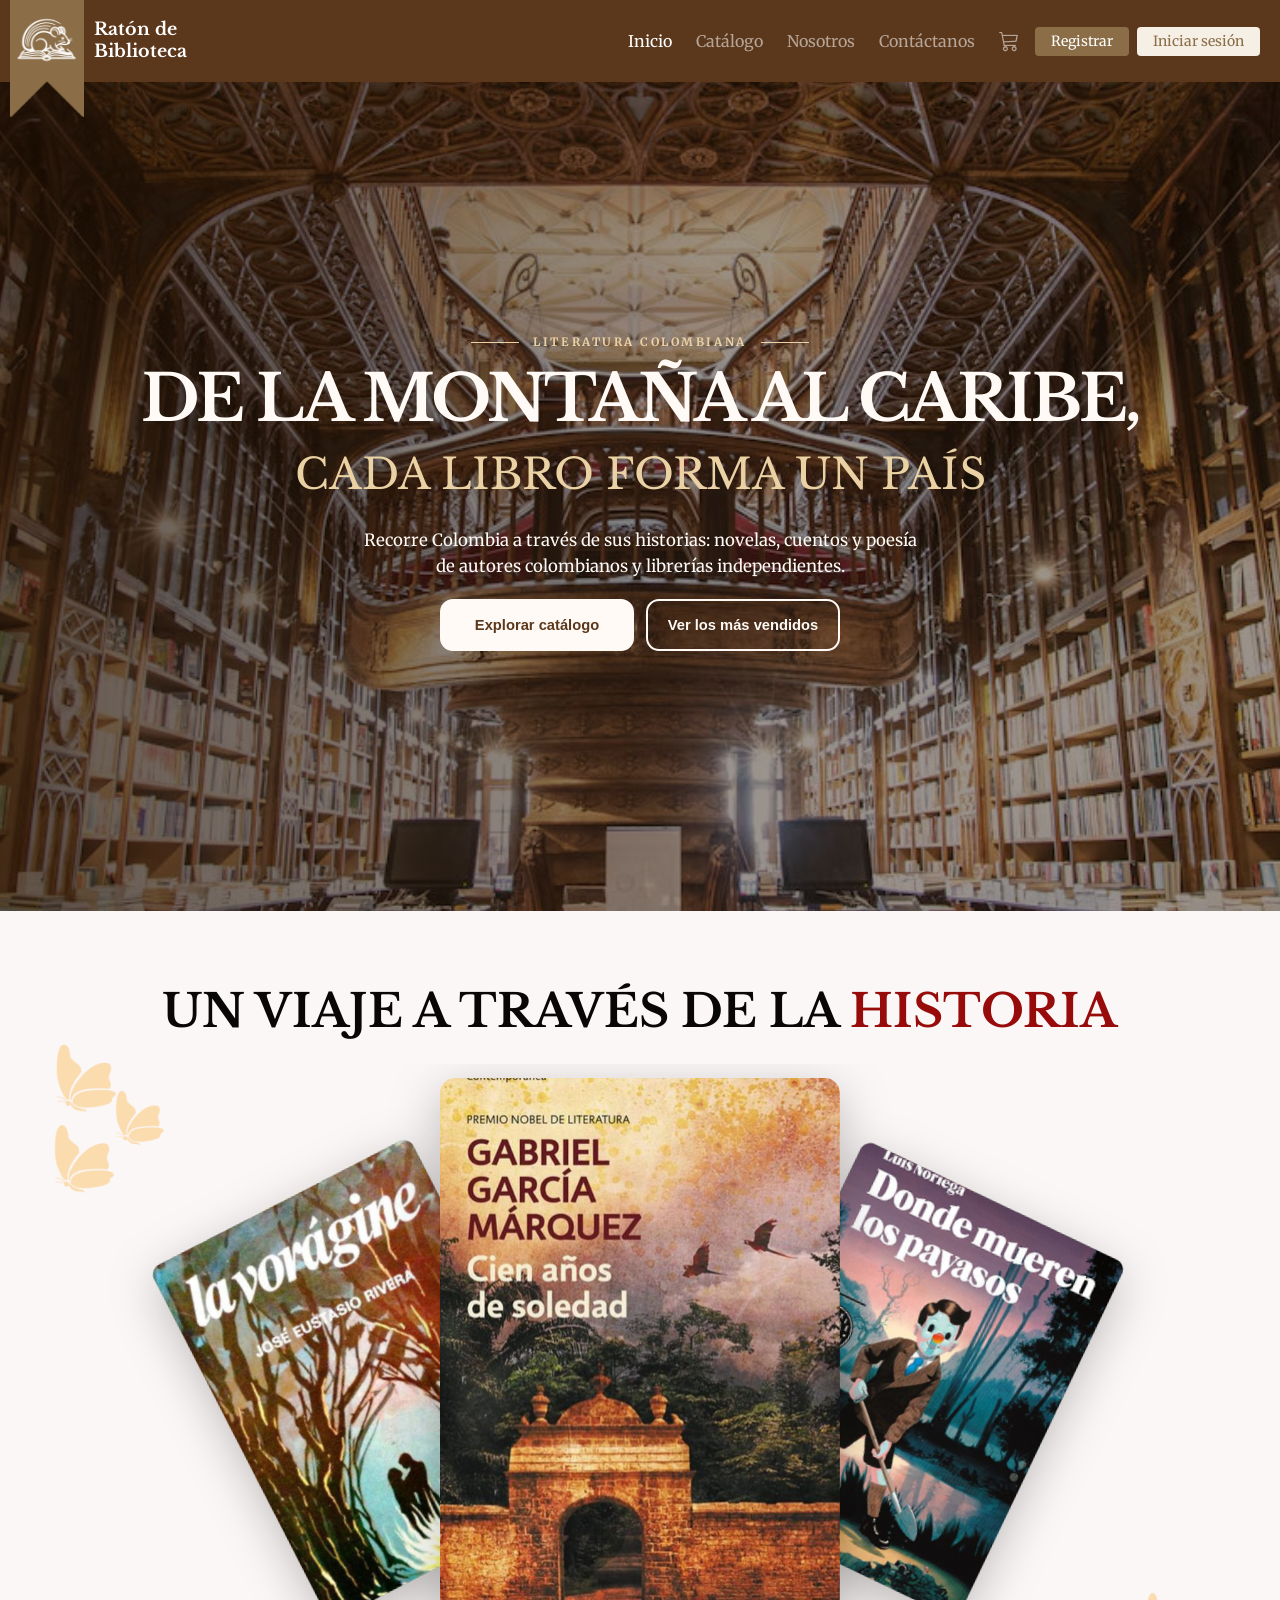
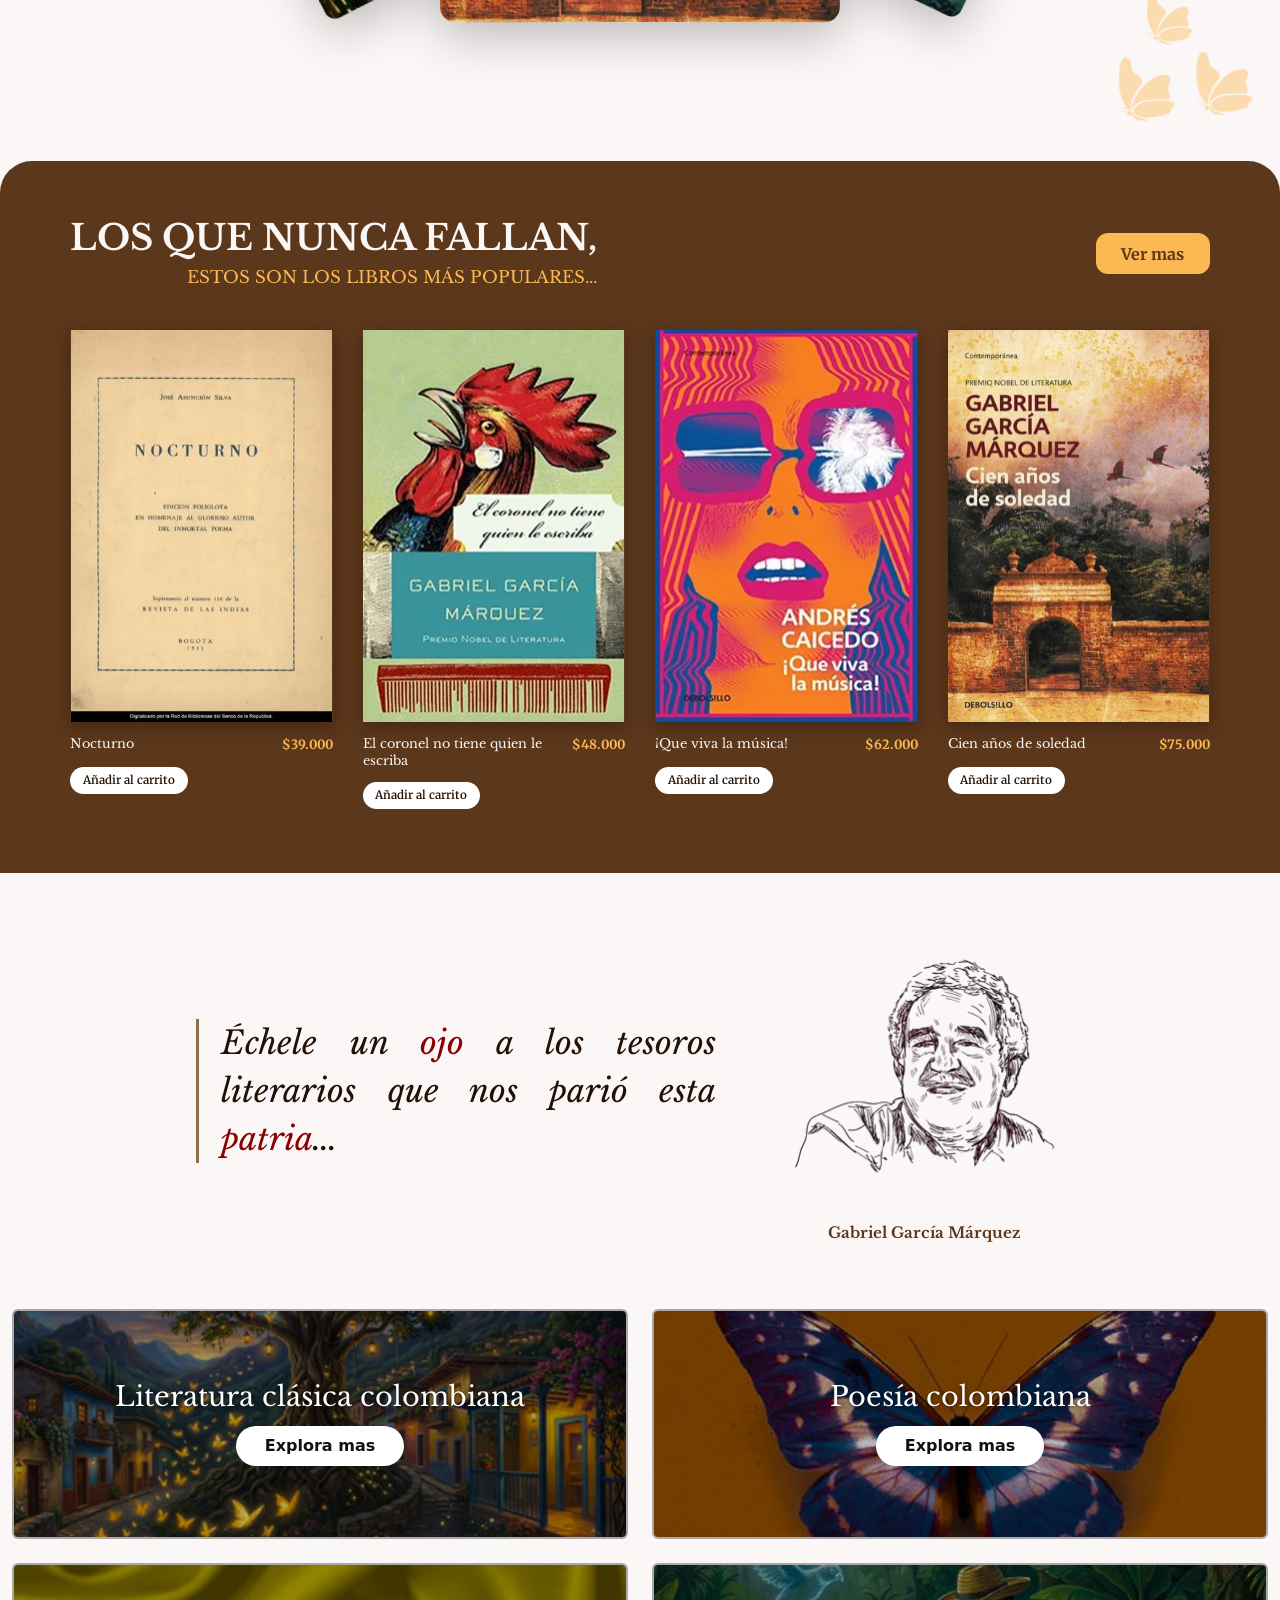
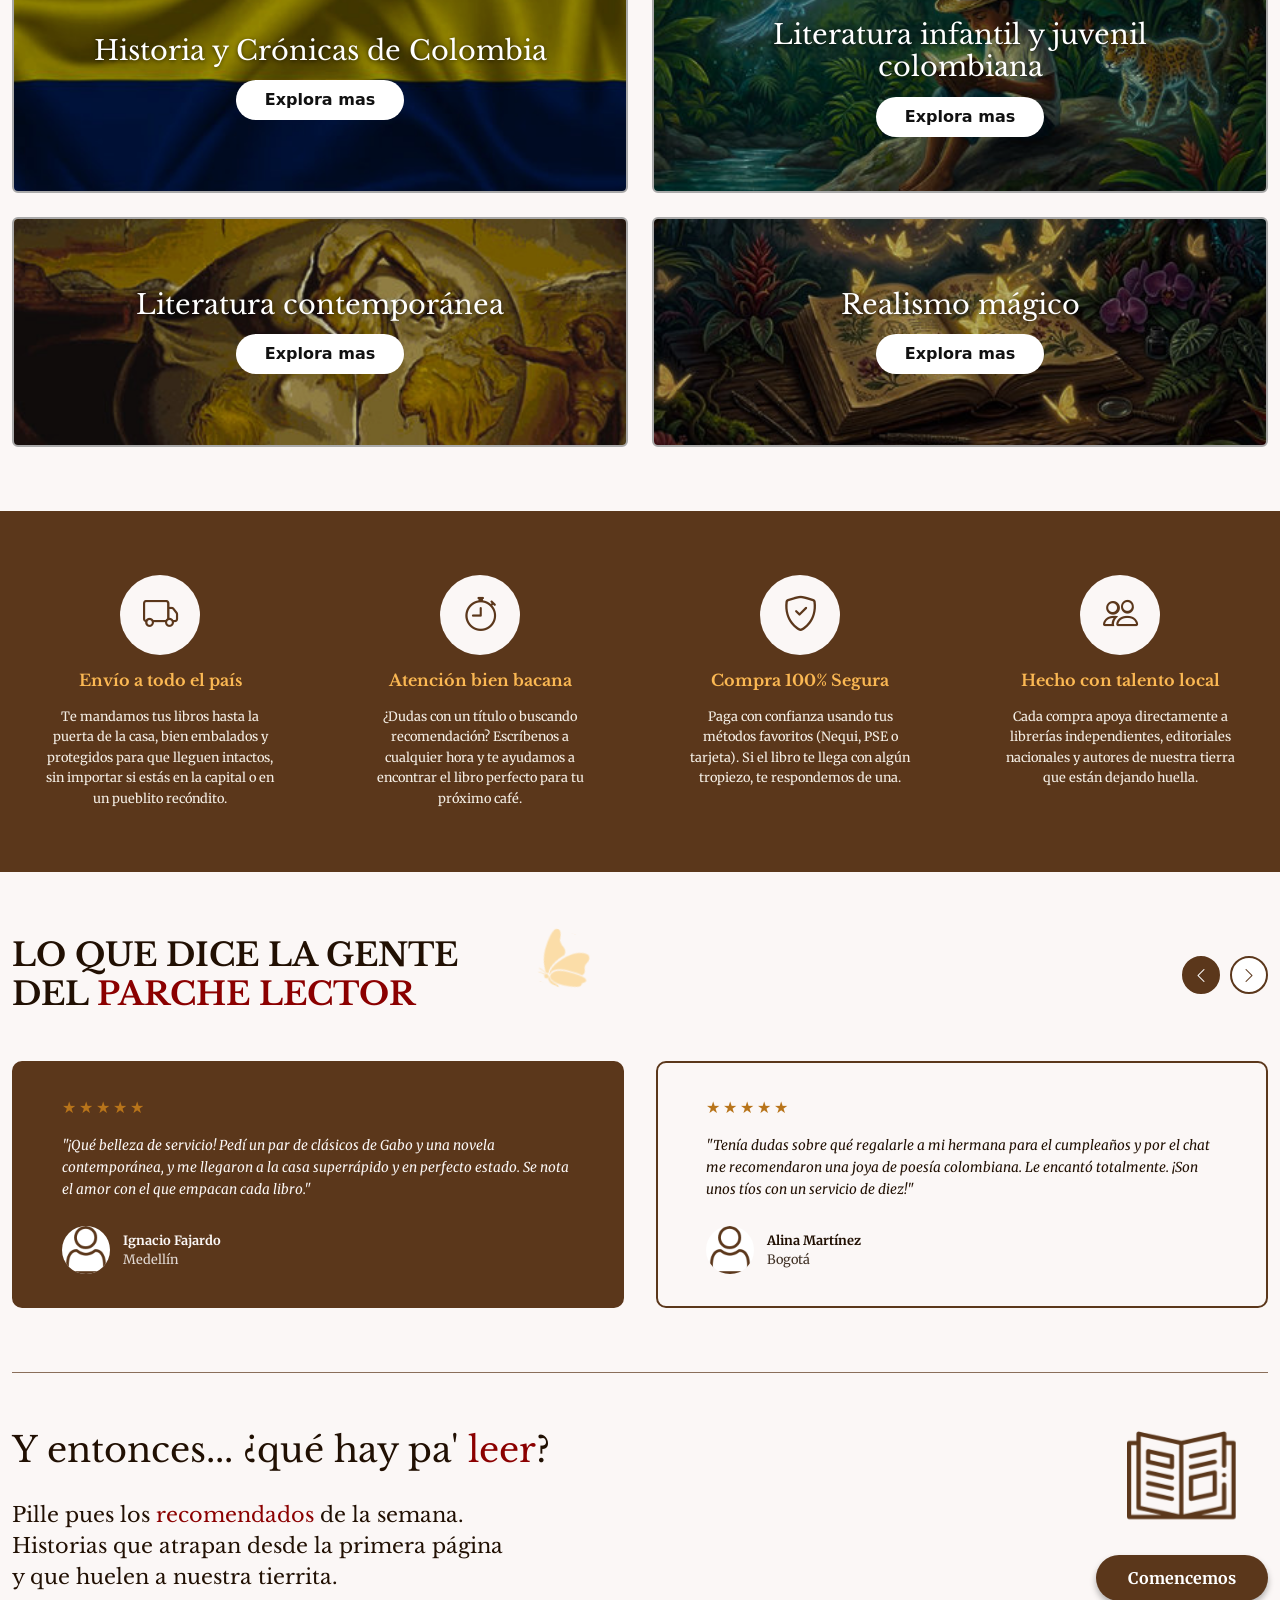
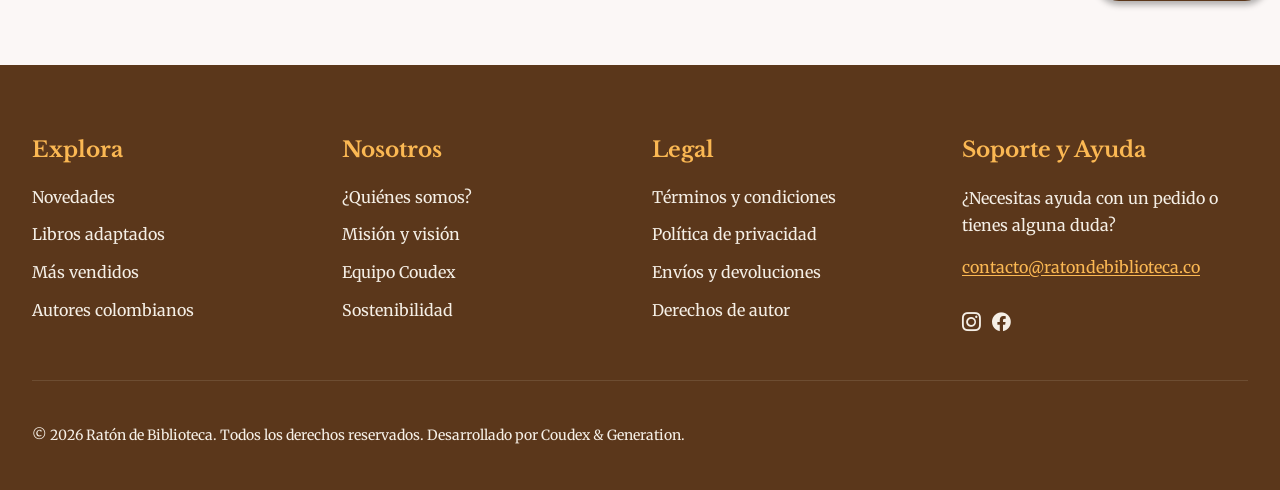
<file: index.html>
<!DOCTYPE html>
<html lang="es">

<head>
    <meta charset="UTF-8">
    <meta name="viewport" content="width=device-width, initial-scale=1">
    <title>Ratón de Biblioteca</title>
    <link rel="icon" href="img/icoimg.ico">
    <link
        href="https://fonts.googleapis.com/css2?family=Libre+Baskerville:wght@400;700&family=Merriweather:wght@300;400;700&display=swap"
        rel="stylesheet">
    <link href="https://cdn.jsdelivr.net/npm/bootstrap@5.3.3/dist/css/bootstrap.min.css" rel="stylesheet">
    <link href="https://cdn.jsdelivr.net/npm/bootstrap-icons@1.11.3/font/bootstrap-icons.min.css" rel="stylesheet">
    <link rel="stylesheet" href="css/styles.css">
    <link rel="stylesheet" href="css/responsive.css">
</head>

<body>

    <!-- Navbar: inyectado por loadContent.js -->
    <header id="navbar"></header>

    <!-- Contenido de página: inyectado por loadContent.js -->
    <main id="main"></main>

    <!-- Modales compartidos de registro, sesión y perfil -->
    <div id="modales-auth"></div>

    <!-- Aside/ esta parte es del modal del carrito -->
    <aside class="offcanvas offcanvas-end" tabindex="-1" id="panelCarrito"
        aria-labelledby="tituloCarrito">
        <div class="offcanvas-header">
            <h2 class="offcanvas-title h5" id="tituloCarrito"><i class="bi bi-cart3" aria-hidden="true"></i>Tu carrito</h2>
            <button type="button" class="btn-close" data-bs-dismiss="offcanvas"
                aria-label="Cerrar carrito"></button>
        </div>
        <div class="offcanvas-body d-flex flex-column">
            <ul id="lista-carrito" class="list-unstyled mb-4"></ul>
            <button type="button" id="btn-vaciar" class="btn btn-cafe mt-auto">
                Vaciar carrito
            </button>
        </div>
    </aside>

    <!-- Footer: inyectado por loadContent.js -->
    <footer id="footer"></footer>

    <script src="https://cdn.jsdelivr.net/npm/bootstrap@5.3.3/dist/js/bootstrap.bundle.min.js"></script>
    <script type="module" src="./js/app.js"></script>
</body>

</html>
</file>
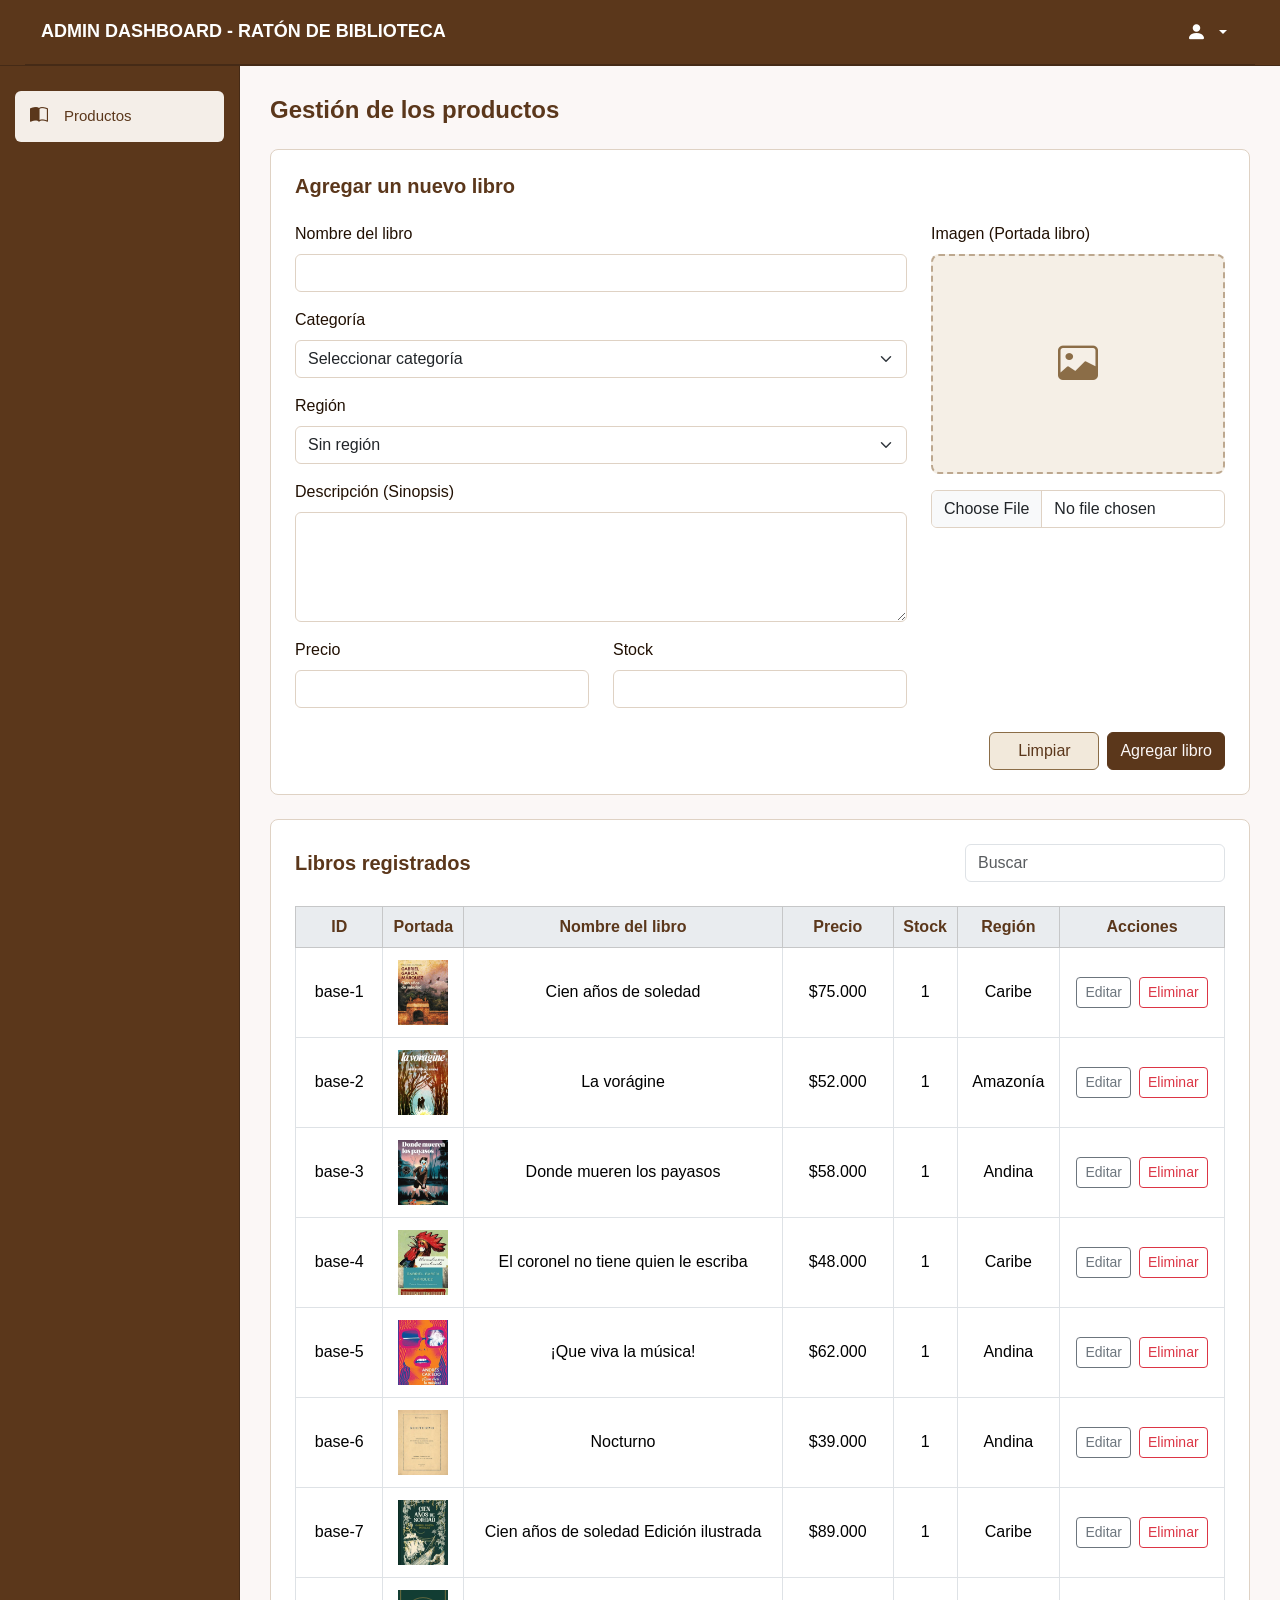
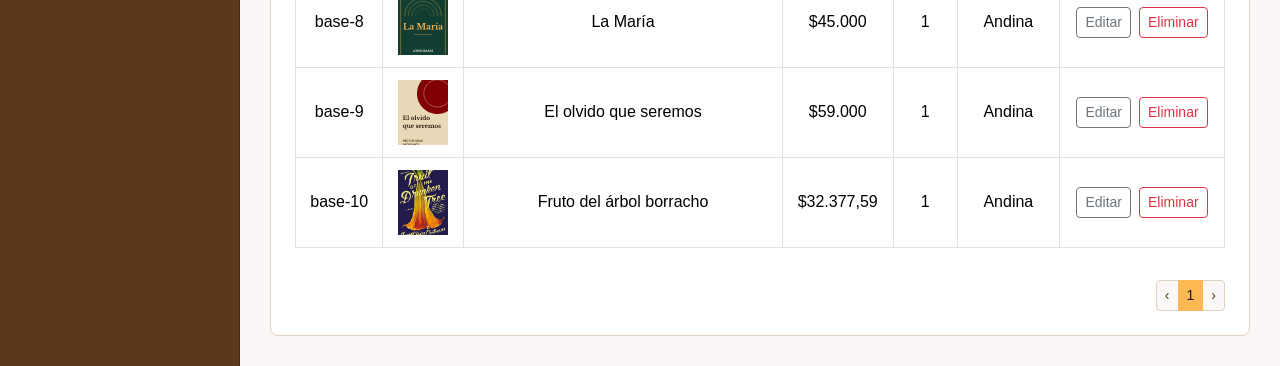
<file: admin.html>
<!DOCTYPE html>
<html lang="es">
<head>
    <meta charset="UTF-8">
    <meta name="viewport" content="width=device-width, initial-scale=1.0">
    <title>Administracion - Raton de Biblioteca</title>
    <link rel="icon" href="img/icoimg.ico">
    <link href="https://fonts.googleapis.com/css2?family=Libre+Baskerville:wght@400;700&family=Merriweather:wght@300;400;700&display=swap" rel="stylesheet">
    <link href="https://cdn.jsdelivr.net/npm/bootstrap@5.3.3/dist/css/bootstrap.min.css" rel="stylesheet">
    <link href="https://cdn.jsdelivr.net/npm/bootstrap-icons@1.11.3/font/bootstrap-icons.min.css" rel="stylesheet">
    <link rel="stylesheet" href="css/admin/stylesAdmin.css">
    <link rel="stylesheet" href="css/admin/responsiveAdmin.css">
</head>
<body>
    <!-- header del administrador -->
    <div class="admin-header" id="admin-header"></div>

    <!-- contenido del administrador -->
    <div class="admin-layout">
        <div id="admin-sidebar"></div>
        <main id="main"></main>
    </div>

    <script src="https://cdn.jsdelivr.net/npm/bootstrap@5.3.3/dist/js/bootstrap.bundle.min.js"></script>
    <script type="module" src="js/admin/appAdmin.js"></script>
</body>
</html>
</file>
<file: css/responsive.css>
/**
 * responsive.css
 * Adaptaciones responsivas (Media Queries) para móvil, tablet y escritorio.
 */

/* ==========================================================================
   1. PANTALLAS GRANDES Y ESCRITORIO
   ========================================================================== */

/* Ajuste del logo en escritorio */
@media (min-width: 768px) {
    .raton-logo {
        transform: translate(-6px, 0px);
    }
}

/* Banner de inicio: cubre la altura visible sin franjas cortadas */
@media (min-width: 992px) {
    .banner-biblioteca {
        height: calc(100vh - 65px);
        min-height: 520px;
        object-fit: cover;
        object-position: center top;
    }
}

#navbar {
    position: fixed;
    top: 0;
    left: 0;
    width: 100%;
    z-index: 1050;
    background-color: #fff;
}

/* Hero de Inicio: reserva altura para que la imagen y su contenido quepan en móvil. */
@media (max-width: 767.98px) {
    .inicio-hero {
        height: clamp(350px, 60svh, 430px);
    }

    .inicio-hero > .container-fluid {
        position: absolute;
        inset: 0;
    }

    .inicio-hero .banner-biblioteca {
        width: 100%;
        height: 100%;
        object-fit: cover;
        object-position: center;
    }

    .inicio-hero-contenido {
        padding: 14px;
    }

    .inicio-hero-etiqueta {
        gap: 8px;
        margin-bottom: 8px;
        font-size: .58rem;
        letter-spacing: .12em;
    }

    .inicio-hero-etiqueta span {
        width: 24px;
    }

    .inicio-hero-contenido h1 {
        font-size: clamp(1.05rem, 5vw, 1.45rem);
        letter-spacing: -.03em;
    }

    .inicio-hero-subtitulo {
        margin-top: 4px;
        font-size: clamp(1rem, 4.6vw, 1.3rem);
    }

    .inicio-hero-descripcion {
        max-width: 34rem;
        margin: 12px 0;
        font-size: .76rem;
        line-height: 1.45;
    }

    .inicio-hero-acciones {
        gap: 8px;
    }

    .inicio-hero-boton {
        min-width: 138px;
        min-height: 40px;
        padding: 8px 10px;
        border-radius: 10px;
        font-size: .76rem;
    }
}

/* Evitar que el contenido quede debajo del navbar */
#main {
    padding-top: 90px;
}

/* alinea el hero justo debajo del navbar quitando franja blanca */
body:has(#main .inicio-hero) #main {
    padding-top: 76px;
}
@media (max-width: 768px) {

    #navbar {
        position: fixed;
        top: 0;
        left: 0;
        width: 100%;
    }

    #main {
        padding-top: 75px;
    }
}
/* ==========================================================================
   2. LAPTOPS Y PANTALLAS INTERMEDIAS (≤ 1199px)
   ========================================================================== */

@media (max-width: 1199.98px) {
    .libro-izq {
        width: 310px;
        margin-right: -90px;
        transform: rotate(-12deg) translateY(16px);
    }
    .libro-centro {
        width: 330px;
        transform: translateY(-8px);
    }
    .libro-der {
        width: 310px;
        margin-left: -90px;
        transform: rotate(11deg) translateY(16px);
    }
}

/* catalogo */
@media (min-width: 768px) and (max-width: 1199.98px) {
    .catalogo-parches {
        padding: 24px 0 32px;
    }

    .catalogo-parches-encabezado h1 {
        font-size: clamp(1.3rem, 2.1vw, 1.7rem);
    }

    .catalogo-parches-encabezado p {
        font-size: 0.82rem;
    }

    .catalogo-parches-grid {
        gap: 8px;
    }

    .catalogo-parche img {
        height: clamp(100px, 8.5vw, 118px);
        object-fit: cover;
    }

    .catalogo-parche-titulo {
        font-size: clamp(0.6rem, 0.85vw, 0.78rem);
    }

    .catalogo-busqueda {
        min-height: 54px;
    }

    .catalogo-busqueda-boton {
        min-height: 34px;
    }

    .catalogo-resultados-toolbar {
        min-height: 90px;
        gap: 12px;
    }

    .catalogo-mariposas {
        width: 145px;
    }

    .catalogo-precio-filtro {
        flex-basis: 165px;
    }

    .catalogo-producto-visual {
        height: clamp(190px, 19vw, 250px);
    }

    .catalogo-libros-grid {
        column-gap: clamp(14px, 2vw, 26px);
        row-gap: 24px;
    }

    .catalogo-mas-pedidos {
        padding: 24px 0 30px;
    }

    .catalogo-mas-pedidos-encabezado {
        margin-bottom: 18px;
    }

    .catalogo-mas-pedidos-encabezado h2 {
        font-size: clamp(1.6rem, 3.4vw, 2.3rem);
    }

    .catalogo-mas-pedidos-controles button {
        width: 38px;
        height: 38px;
    }

    .catalogo-mas-pedidos-carrusel {
        gap: clamp(14px, 2.2vw, 24px);
    }

    .catalogo-unirse {
        padding: 28px 0 36px;
    }

    .catalogo-unirse-contenedor {
        min-height: 155px;
    }

    .catalogo-unirse-tarjeta {
        gap: 20px;
        padding: 20px 22px;
    }
}

@media (max-width: 1199.98px) {
    .catalogo-parches {
        padding: 30px 0 36px;
    }

    .catalogo-parches-grid {
        grid-template-columns: repeat(4, minmax(0, 1fr));
        gap: 10px;
    }

    .catalogo-parches-encabezado h1 {
        font-size: clamp(1.4rem, 2.2vw, 1.8rem);
    }

    .catalogo-parches-encabezado p {
        font-size: 0.85rem;
    }

    .catalogo-busqueda {
        min-height: 56px;
    }

    .catalogo-busqueda-boton {
        min-height: 36px;
    }

    .catalogo-producto-visual {
        height: clamp(190px, 21vw, 260px);
    }

    .catalogo-resultados-toolbar {
        gap: 12px;
    }

    .catalogo-precio-filtro {
        flex-basis: 170px;
    }
}

@media (max-width: 991.98px) {
    .catalogo-parches-grid {
        grid-template-columns: repeat(3, minmax(0, 1fr));
    }

    .catalogo-libros-grid {
        grid-template-columns: repeat(3, minmax(0, 1fr));
    }

    .catalogo-mariposas { width: 145px; }
}

@media (max-width: 767.98px) {
    .catalogo-busqueda-wrap {
        margin-top: 16px;
    }

    .catalogo-busqueda {
        grid-template-columns: minmax(0, 1fr);
        width: 92%;
        gap: 6px;
        padding: 12px;
    }

    .catalogo-busqueda-texto {
        border-right: 0;
        border-bottom: 1px solid #8B6D47;
        padding: 0 4px 8px;
    }

    .catalogo-busqueda select {
        min-height: 40px;
        border-left: 0;
        border-bottom: 1px solid #8B6D47;
    }

    .catalogo-resultados-toolbar {
        min-height: 92px;
        gap: 10px;
    }

    .catalogo-mariposas { width: 110px; }
    .catalogo-precio-filtro { flex-basis: 150px; padding: 8px 10px 6px; }

    .catalogo-parches-encabezado {
        display: block;
    }

    .catalogo-parches-encabezado p {
        margin-top: 8px;
    }

    .catalogo-libros-grid {
        grid-template-columns: repeat(2, minmax(0, 1fr));
        gap: 14px;
    }
}

@media (max-width: 575.98px) {
    .catalogo-parches {
        padding-top: 50px;
    }

    .catalogo-parches-grid {
        grid-template-columns: repeat(2, minmax(0, 1fr));
        gap: 10px;
    }

    .catalogo-libros-grid {
        grid-template-columns: minmax(0, 1fr);
    }

    .catalogo-libro-card {
        display: grid;
        grid-template-columns: 115px minmax(0, 1fr);
    }

    .catalogo-libro-portada {
        height: 100%;
        min-height: 175px;
    }

    .catalogo-libro-info {
        min-height: 175px;
        padding: 12px;
    }
}


/* ==========================================================================
   3. TABLETS Y PANTALLAS MEDIANAS (≤ 991px)
   ========================================================================== */

@media (max-width: 991.98px) {
    .abanico-libros {
        padding: 1.5rem 0 2.5rem;
    }
    .libro-izq {
        width: clamp(160px, 24vw, 220px);
        margin-right: -14vw;
        transform: rotate(-12deg) translateY(12px);
    }
    .libro-centro {
        width: clamp(175px, 26vw, 235px);
        transform: translateY(-6px);
    }
    .libro-der {
        width: clamp(160px, 24vw, 220px);
        margin-left: -14vw;
        transform: rotate(11deg) translateY(12px);
    }
}


/* ==========================================================================
   4. MENÚ COMPACTO Y NAVEGACIÓN COLAPSABLE (≤ 1199px)
   ========================================================================== */

@media (max-width: 1199.98px) {
    /* activa el menu compacto solo en pantallas menores al escritorio */
    header .navbar .navbar-toggler {
        display: block !important;
    }

    header .navbar .cart-header {
        display: flex !important;
    }

    header {
        z-index: 1030;
    }

    .navbar {
        position: relative;
    }

    .cart-header {
        display: flex;
        align-items: center;
        justify-content: center;
        width: 46px;
        height: 40px;
        margin-left: auto;
        margin-right: .5rem;
        border: 1px solid rgba(245, 239, 230, .2);
        border-radius: .35rem;
        color: var(--crema);
        text-decoration: none;
    }

    .navbar-collapse {
        position: absolute;
        top: 100%;
        left: 0;
        width: 100%;
        padding: .8rem .9rem 1rem;
        background: #000;
        z-index: 1030;
    }

    .navbar-nav {
        gap: .55rem;
    }

    .navbar-nav .nav-link,
    .navbar-nav .btn {
        display: block;
        width: 100%;
        padding: .7rem 1rem;
        border-radius: 2rem;
        text-align: center;
    }

    .navbar-nav .nav-link {
        background: #050505;
        color: var(--crema);
    }

    .navbar-nav .nav-link:hover,
    .navbar-nav .nav-link.active {
        background: #171717;
        color: #fff;
    }

    .navbar-nav .nav-item:has(.bi-cart3) {
        display: none;
    }

    .navbar-nav .btn-cafe,
    .navbar-nav .btn-crema {
        margin-top: .1rem;
    }

}

@media (min-width: 1200px) and (max-width: 1440px) {
    header .navbar.container-xxl,
    .sitio-footer > .container-xxl,
    .catalogo-contenido,
    .catalogo-mas-pedidos-contenedor,
    .catalogo-unirse-contenedor {
        max-width: 1240px;
    }

    .catalogo-parches {
        padding: 30px 0 36px;
    }

    .catalogo-parches-encabezado {
        gap: 16px;
        margin-bottom: 12px;
    }

    .catalogo-parches-encabezado h1 {
        font-size: clamp(1.45rem, 2vw, 1.8rem);
    }

    .catalogo-parches-encabezado p {
        font-size: 0.85rem;
    }

    .catalogo-parches-grid {
        gap: 10px;
    }

    .catalogo-parche img {
        height: clamp(108px, 9vw, 122px);
        object-fit: cover;
    }

    .catalogo-parche-titulo {
        font-size: clamp(0.65rem, 0.82vw, 0.78rem);
    }

    .catalogo-busqueda {
        min-height: 54px;
        grid-template-columns: minmax(0, 1fr) minmax(150px, 215px) 130px;
        gap: 8px;
        padding: 6px 9px 6px 14px;
    }

    .catalogo-busqueda-boton {
        min-height: 36px;
    }

    .catalogo-resultados-layout {
        padding-top: 12px;
    }

    .catalogo-resultados-toolbar {
        min-height: 88px;
        margin-bottom: 14px;
    }

    .catalogo-mariposas {
        width: 145px;
    }

    .catalogo-precio-filtro {
        flex-basis: 170px;
        padding: 9px 12px 7px;
    }

    .catalogo-producto-visual {
        height: clamp(200px, 17vw, 238px);
    }

    .catalogo-libros-grid {
        column-gap: clamp(18px, 2vw, 28px);
        row-gap: 26px;
    }

    .catalogo-mas-pedidos {
        padding: 26px 0 32px;
    }

    .catalogo-mas-pedidos-encabezado {
        margin-bottom: 20px;
    }

    .catalogo-mas-pedidos-encabezado h2 {
        font-size: clamp(1.75rem, 3.3vw, 2.35rem);
    }

    .catalogo-mas-pedidos-controles button {
        width: 38px;
        height: 38px;
    }

    .catalogo-mas-pedidos-carrusel {
        gap: clamp(16px, 2vw, 26px);
    }

    .catalogo-unirse {
        padding: 30px 0 38px;
    }

    .catalogo-unirse-contenedor {
        min-height: 160px;
    }

    .catalogo-unirse-tarjeta {
        gap: 22px;
        padding: 22px 24px;
    }
}

@media (max-width: 767.98px) {
    .sitio-footer .footer-correo {
        display: block;
        font-size: 0.78rem;
        line-height: 1.4;
    }
}


/* ==========================================================================
   5. TELÉFONOS MÓVILES (≤ 576px)
   ========================================================================== */

@media (max-width: 576px) {
    .abanico-libros {
        padding: 1rem 0 2rem;
    }
    .libro-izq {
        width: clamp(105px, 30vw, 135px);
        margin-right: -13vw;
        transform: rotate(-10deg) translateY(8px);
    }
    .libro-centro {
        width: clamp(115px, 33vw, 145px);
        transform: translateY(-3px);
    }
    .libro-der {
        width: clamp(105px, 30vw, 135px);
        margin-left: -13vw;
        transform: rotate(10deg) translateY(8px);
    }
}

@media (max-width: 991.98px) {
    .catalogo-libros-grid {
        grid-template-columns: repeat(3, minmax(0, 1fr));
        gap: 24px 18px;
    }

    .catalogo-producto-compra {
        align-items: flex-start;
        flex-direction: column;
    }

    /* ajusta la cantidad de portadas visibles en el carrusel */
    .catalogo-mas-pedidos-carrusel {
        grid-auto-columns: calc((100% - 54px) / 3);
    }
}

@media (max-width: 767.98px) {
    .catalogo-producto-visual {
        height: clamp(220px, 48vw, 320px);
    }

    .catalogo-libros-grid {
        grid-template-columns: repeat(2, minmax(0, 1fr));
        gap: 14px;
    }

    .catalogo-producto-compra {
        align-items: center;
        flex-direction: row;
        flex-wrap: wrap;
    }

    /* reorganiza carrusel y suscripcion en tabletas */
    .catalogo-mas-pedidos-encabezado { align-items: flex-start; }
    .catalogo-mas-pedidos-encabezado p { text-align: left; }
    .catalogo-mas-pedidos-carrusel { grid-auto-columns: calc((100% - 36px) / 2.5); }

    .catalogo-unirse { padding: 32px 0 40px; }
    .catalogo-unirse-tarjeta { align-items: stretch; flex-direction: column; gap: 18px; }
    .catalogo-unirse-formulario { flex-basis: auto; width: 100%; }
}

@media (max-width: 575.98px) {
    .catalogo-resultados-toolbar {
        display: grid;
        grid-template-columns: minmax(0, 1fr) 145px;
        min-height: 0;
        gap: 10px;
    }

    .catalogo-resultados-toolbar .catalogo-conteo-libros {
        grid-column: 1 / -1;
    }

    .catalogo-mariposas {
        position: relative;
        bottom: auto;
        left: auto;
        width: 88px;
        height: auto;
        justify-self: center;
        transform: none;
    }

    .catalogo-precio-filtro {
        grid-column: 2;
        grid-row: 2;
        width: 145px;
        max-width: 100%;
        justify-self: end;
    }

    .catalogo-libros-grid {
        grid-template-columns: minmax(0, 1fr);
        gap: 24px;
    }

    .catalogo-producto-card {
        max-width: 420px;
        width: 100%;
        margin: 0 auto;
    }

    .catalogo-producto-visual {
        height: min(78vw, 340px);
    }

    .catalogo-producto-compra {
        flex-wrap: nowrap;
    }

    /* compacta carrusel y formulario de suscripcion en moviles */
    .catalogo-mas-pedidos { border-radius: 24px 24px 0 0; }
    .catalogo-mas-pedidos-encabezado { gap: 10px; }
    .catalogo-mas-pedidos-controles { gap: 5px; }
    .catalogo-mas-pedidos-controles button { width: 36px; height: 36px; }
    .catalogo-mas-pedidos-carrusel { grid-auto-columns: calc((100% - 18px) / 1.5); }

    .catalogo-unirse { padding: 28px 0 36px; }
    .catalogo-unirse-contenedor { min-height: 0; }
    .catalogo-unirse-tarjeta { min-height: 0; padding: 22px 18px; }
    .catalogo-unirse-texto h2 { font-size: 1.18rem; }
    .catalogo-unirse-formulario { align-items: stretch; flex-direction: column; }
    .catalogo-unirse-formulario button { width: 100%; }
    .catalogo-unirse-mariposa-abajo { left: -17px; bottom: -24px; width: 48px; height: 48px; }
    .catalogo-unirse-mariposa-arriba { right: -12px; top: -24px; width: 56px; height: 56px; }
}


/* ==========================================================================
   Inicio: secciones inferiores
   ========================================================================== */
@media (max-width: 991.98px) {
    .inicio-populares-grid { grid-template-columns: repeat(2, minmax(0, 1fr)); }
    .inicio-cita { gap: 1.5rem; }
}

@media (max-width: 767.98px) {
    .inicio-populares-encabezado { flex-direction: column; align-items: flex-start; }
    .inicio-populares-encabezado p { text-align: left; }
    .inicio-cita { flex-direction: column; }
    .inicio-cita-texto p { text-align: left; }
    .inicio-testimonios-carrusel { grid-auto-columns: 100%; }
    .inicio-testimonio { padding: 1.5rem; }
    .inicio-mariposa-testimonios,
    .inicio-mariposa { display: none; }
    .inicio-final-fila { flex-direction: column; text-align: center; }
    .inicio-final-texto p { margin: 0 auto; }
}

@media (max-width: 600px) {
    .registro-pagina { padding: 40px 16px 24px; }
    .registro-contenido { margin-bottom: 28px; }
    .registro-tarjeta { padding: 26px 20px 22px; }
    .registro-marca { right: 28px; }
    .registro-tarjeta h1 { font-size: 23px; }
    .registro-campos-dos { grid-template-columns: 1fr; gap: 0; }
    .registro-beneficios { flex-direction: column; align-items: flex-start; }
}

@media (max-width: 600px) {
    .login-pagina { padding: 44px 16px 40px; }
    .login-tarjeta { padding: 30px 20px 26px; }
    .login-marca { right: 28px; }
    .login-tarjeta h1 { font-size: 24px; }
}
</file>
<file: css/admin/stylesAdmin.css>
/* colores principales del panel segun la paleta del sitio */
:root {
    --admin-primary: #5B371B;
    --admin-secondary: #8B6D47;
    --admin-background: #FBF7F6;
    --admin-white: #ffffff;
    --admin-border: #dfd2c4;
    --admin-text: #211003;
    --admin-hover: #f2e9db;
    --admin-accent: #FBB853;
}

body {
    background-color: var(--admin-background);
    color: var(--admin-text);
    font-family: Arial, sans-serif;
}

/* barra superior del panel y controles de perfil */
.admin-header {
    width: 100%;
    min-height: 65px;
    background-color: #5B371B;
    border-bottom: 1px solid #452a16;
    padding: 0 25px;
}

.admin-header-title h1 {
    font-size: 18px;
    font-weight: 600;
    color: var(--admin-white);
}

.admin-header-user .btn {
    border: none;
    color: var(--admin-white);
    background-color: transparent;
    transition: color 160ms ease, background-color 160ms ease;
}

.admin-header-user .btn:hover,
.admin-header-user .btn:focus-visible,
.admin-header-user .btn[aria-expanded="true"] {
    background-color: rgba(251, 184, 83, 0.16);
    color: var(--admin-accent);
    box-shadow: none;
}

.admin-header-user .btn:focus-visible {
    outline: 2px solid var(--admin-accent);
    outline-offset: 2px;
}

.admin-header-user .btn i {
    display: inline-block;
    font-size: 22px;
    line-height: 1;
    color: var(--admin-white);
}

.admin-header-user .btn::after {
    margin-left: 5px;
}

.admin-header-user .dropdown-menu {
    min-width: 180px;
    border: 1px solid #d8c5ae;
    background-color: #FBF7F6;
    box-shadow: 0 6px 18px rgba(33, 16, 3, 0.16);
}

.admin-header-user .dropdown-item {
    color: var(--admin-primary);
}

.admin-header-user .dropdown-item:hover,
.admin-header-user .dropdown-item:focus {
    background-color: var(--admin-hover);
    color: #452a16;
}

.admin-header-user .dropdown-item:active {
    background-color: var(--admin-accent);
    color: #211003;
}

.admin-header-user .dropdown-divider {
    border-color: #dfd2c4;
}

/* estructura lateral y area de contenido administrativo */
.admin-layout {
    display: flex;
    min-height: calc(100vh - 65px);
    align-items: stretch;
}

#admin-sidebar {
    flex-shrink: 0;
    background-color: #5B371B;
}

.admin-sidebar {
    width: 240px;
    height: 100%;
    min-height: calc(100vh - 65px);
    background-color: #5B371B;
    border-right: 1px solid #452a16;
    padding: 25px 15px;
}

.admin-sidebar-nav .nav-link {
    display: flex;
    align-items: center;
    gap: 12px;
    padding: 12px 15px;
    margin-bottom: 8px;
    border-radius: 6px;
    color: var(--admin-white);
    font-size: 15px;
    transition: background-color 0.2s ease;
}

.admin-sidebar-nav .nav-link i {
    font-size: 18px;
}

.admin-sidebar-nav .nav-link:hover {
    background-color: #704a2d;
    color: var(--admin-white);
}

.admin-sidebar-nav .nav-link.active {
    background-color: #f4eee8;
    color: #5B371B;
}

#main {
    flex: 1;
    min-width: 0;
}

.admin-products {
    padding: 30px;
}

.admin-products-header h2 {
    font-weight: 600;
    color: var(--admin-primary);
}

/* estilos del formulario y controles para productos */
.admin-product-form {
    background-color: var(--admin-white);
    border: 1px solid var(--admin-border);
    border-radius: 8px;
}

.admin-product-form h3 {
    color: var(--admin-primary);
    font-weight: 600;
}

.admin-product-form .form-label {
    font-weight: 500;
    color: var(--admin-text);
}

.admin-product-form .form-control,
.admin-product-form .form-select {
    border-color: var(--admin-border);
}

.admin-product-form .form-control:focus,
.admin-product-form .form-select:focus {
    border-color: var(--admin-secondary);
    box-shadow: 0 0 0 0.2rem rgba(139, 109, 71, 0.18);
}

.admin-form-actions .btn {
    min-width: 110px;
}

.admin-form-actions .btn-primary {
    border-color: var(--admin-primary);
    background-color: var(--admin-primary);
    color: #FBF7F6;
}

.admin-form-actions .btn-primary:hover,
.admin-form-actions .btn-primary:focus-visible {
    border-color: #452a16;
    background-color: #452a16;
    color: #FBF7F6;
}

.admin-form-actions .btn-secondary {
    border-color: var(--admin-secondary);
    background-color: #f2e9db;
    color: var(--admin-primary);
}

.admin-form-actions .btn-secondary:hover,
.admin-form-actions .btn-secondary:focus-visible {
    border-color: var(--admin-secondary);
    background-color: #e8dbc9;
    color: #452a16;
}

/* cuadro de vista previa para la portada seleccionada */
.admin-image-preview {
    display: flex;
    width: 100%;
    height: 220px;
    align-items: center;
    justify-content: center;
    padding: 10px;
    overflow: hidden;
    background-color: #f5efe6;
    border: 2px dashed #bda88f;
    border-radius: 8px;
    color: var(--admin-secondary);
}

.admin-image-preview img {
    display: block;
    max-width: 100%;
    max-height: 100%;
    object-fit: contain;
    border-radius: 4px;
}

/* tabla de productos, busqueda y acciones */
.admin-products-list {
    background-color: var(--admin-white);
    border: 1px solid var(--admin-border);
    border-radius: 8px;
}

.admin-products-list-header h3 {
    font-weight: 600;
    color: var(--admin-primary);
}

.admin-products-search {
    width: 260px;
}

.admin-table {
    text-align: center;
    vertical-align: middle;
}

.admin-table thead th {
    background-color: #e9ecef;
    color: var(--admin-primary);
    font-weight: 600;
    white-space: nowrap;
}

.admin-table tbody td {
    padding: 12px;
}

.admin-table-image {
    width: 55px;
    height: 65px;
    margin: auto;
    display: flex;
    justify-content: center;
    align-items: center;
    background-color: #f1f3f5;
    border: 1px solid var(--admin-border);
    border-radius: 4px;
    color: #adb5bd;
}

.admin-table-image i {
    font-size: 24px;
}

.admin-table-actions {
    justify-content: center;
    flex-wrap: wrap;
}

.admin-table-actions .btn {
    white-space: nowrap;
}

/* colores de navegacion entre paginas */
.admin-pagination .page-link {
    color: var(--admin-primary);
    border-color: var(--admin-border);
    background-color: #FBF7F6;
}

.admin-pagination .page-item.active .page-link {
    background-color: var(--admin-accent);
    border-color: var(--admin-accent);
    color: #211003;
}

.admin-pagination .page-link:focus {
    box-shadow: 0 0 0 0.2rem rgba(139, 109, 71, 0.2);
}
</file>
<file: css/admin/responsiveAdmin.css>
@media (max-width: 991px) {
    .admin-sidebar {
        width: 200px;
    }

    .admin-products {
        padding: 20px;
    }

    /* reduce el cuadro de portada en pantallas medianas */
    .admin-image-preview {
        height: 180px;
    }
}

@media (max-width: 767px) {
    .admin-header {
        padding: 0 15px;
    }

    .admin-header-title h1 {
        font-size: 14px;
    }

    .admin-sidebar {
        width: 100%;
        height: auto;
        min-height: auto;
        padding: 10px;
    }

    .admin-sidebar-nav .nav {
        flex-direction: row !important;
        flex-wrap: wrap;
        gap: 5px;
    }

    .admin-sidebar-nav .nav-link {
        margin-bottom: 0;
        padding: 10px;
        font-size: 13px;
    }

    .admin-products {
        padding: 15px;
    }

    .admin-products-list {
        padding: 15px !important;
    }

    .admin-products-search {
        width: 100%;
    }

    .admin-form-actions {
        flex-wrap: wrap;
    }

    .admin-table-actions {
        flex-direction: column;
    }

    .admin-layout {
    flex-direction: column;
}

    #admin-sidebar {
        width: 100%;
    }

    .admin-sidebar {
        width: 100%;
        min-height: auto;
    }
}

@media (max-width: 480px) {
    .admin-header-title h1 {
        font-size: 12px;
    }

    .admin-header {
        min-height: 55px;
    }

    .admin-products-header h2 {
        font-size: 20px;
    }

    .admin-product-form {
        padding: 15px !important;
    }

    .admin-form-actions .btn {
        flex: 1;
    }
}
</file>
<file: css/styles.css>
/* Solo lo que Bootstrap no trae: paleta y detalles del diseño base */
:root {
    --cafe: #5B371B;
    --cafe-claro: #8B6D47;
    --crema: #f5efe6;
    --beige: #f2e9db;
    --amarillo: #FBB853;
}

html, body {
    overflow-x: hidden;
    width: 100%;
    max-width: 100%;
}

body {
    background: #FBF7F6;
    color: var(--cafe);
    font-family: 'Merriweather', serif;
}

h1,
h2,
h3,
h4,
h5,
h6,
.navbar-brand {
    font-family: 'Libre Baskerville', serif;
    font-weight: 700;
}

.bg-cafe {
    background: var(--cafe);
}

.bg-beige {
    background: var(--beige);
}

.text-crema,
.text-crema a {
    color: var(--crema);
}

/* ---------- Botones ---------- */
.btn-cafe {
    background: var(--cafe-claro);
    color: #fff;
    border: 0;
}

.btn-cafe:hover {
    background: var(--cafe);
    color: #fff;
}

.btn-cafe.active {
    background: var(--cafe-claro);
    color: #fff;
}

.btn-crema {
    background: var(--crema);
    color: var(--cafe-claro);
    border: 0;
}

.btn-crema:hover {
    background: #fff;
    color: var(--cafe);
}

.btn-crema.active {
    background: var(--crema);
    color: var(--cafe-claro);
}

.text-crema .btn-crema {
    color: var(--cafe-claro);
}

.text-crema .btn-crema:hover {
    color: var(--cafe);
}

.contador-carrito {
    position: absolute;
    top: -2px;
    right: -4px;
    min-width: 18px;
    height: 18px;
    padding: 0 5px;
    border-radius: 999px;
    background: var(--amarillo);
    color: var(--cafe);
    font-family: 'Merriweather', serif;
    font-size: 11px;
    font-weight: 700;
    line-height: 18px;
    text-align: center;
    pointer-events: none;
}

.offcanvas#panelCarrito {
    z-index: 1060;
    background: #fff;
    color: #33271f;
}

.offcanvas-backdrop {
    z-index: 1055;
}

#tituloCarrito i {
    margin-right: 8px;
    padding: 8px;
    border-radius: 8px;
    background: var(--crema);
    color: var(--cafe);
}

#lista-carrito {
    flex: 1;
    display: flex;
    flex-direction: column;
    gap: 12px;
}

#lista-carrito .border-top {
    margin-top: auto !important;
}

#lista-carrito .border-bottom {
    padding: 14px;
    border: 1px solid #eee8e2;
    border-radius: 12px;
    background: #fff;
}

#lista-carrito .btn-outline-danger {
    border-color: var(--cafe-claro);
    color: var(--cafe);
}

#lista-carrito .btn-outline-danger:hover {
    background: var(--cafe);
    color: #fff;
}

#lista-carrito .text-center {
    display: flex;
    flex: 1;
    min-height: 280px;
    flex-direction: column;
    align-items: center;
    justify-content: center;
    color: #77716c;
    text-align: center;
}

/* ---------- Cinta del logo que cuelga del navbar ---------- */
.cinta {
    position: absolute;
    left: -10px;
    top: -9px;
    height: 118px;
}

/* ---------- Cajas con borde café y círculos ---------- */
.borde-cafe {
    border: 2px solid var(--cafe);
    border-radius: .5rem;
}

.circulo {
    width: 80px;
    height: 80px;
    border-radius: 50%;
    display: flex;
    align-items: center;
    justify-content: center;
    font-size: 1.5rem;
}

.circulo-beige {
    background: var(--beige);
}

.circulo-cafe {
    background: var(--cafe);
    color: var(--crema);
}

/* ---------- Acordeón de Bootstrap ---------- */
.accordion-item {
    border: 0;
    margin-bottom: .75rem;
    border-radius: .25rem !important;
    overflow: hidden;
}

.accordion-button {
    background: var(--cafe);
    color: var(--crema);
    font-family: 'Libre Baskerville', serif;
}

.accordion-button:not(.collapsed) {
    background: var(--cafe);
    color: var(--crema);
    box-shadow: none;
}

.accordion-button:hover {
    background: var(--cafe-claro);
}

.accordion-button:focus {
    box-shadow: none;
}

/* Icono del acordeón: círculo con + (cerrado) y − (abierto) */
.accordion-button::after,
.accordion-button:not(.collapsed)::after {
    background-image: none;
    transform: none;
    width: 1.6rem;
    height: 1.6rem;
    border-radius: 50%;
    background-color: var(--crema);
    color: var(--cafe);
    display: flex;
    align-items: center;
    justify-content: center;
    font-size: 1.3rem;
    font-weight: 700;
    line-height: 1;
}

.accordion-button::after {
    content: "+";
}

.accordion-button:not(.collapsed)::after {
    content: "\2212";
}

.accordion-body {
    background: var(--crema);
    border: 1px solid var(--cafe);
    border-top: 0;
    font-size: .9rem;
}

/* ---------- Página Contáctanos ---------- */
.bg-crema {
    background: var(--crema);
}

.icono-sm {
    width: 44px;
    height: 44px;
    font-size: 1.1rem;
    flex-shrink: 0;
}

.etiqueta {
    font-size: .7rem;
    font-weight: 700;
    text-transform: uppercase;
}

.form-control,
.form-select {
    border: 2px solid var(--cafe);
    border-radius: .6rem;
    background-color: #fff;
    font-size: .85rem;
}

.form-control:focus,
.form-select:focus {
    border-color: var(--cafe-claro);
    box-shadow: 0 0 0 .2rem rgba(139, 109, 71, .25);
}

.canal {
    display: flex;
    align-items: center;
    gap: .75rem;
    border: 2px solid var(--cafe);
    border-radius: .6rem;
    padding: .5rem .75rem;
    margin-bottom: .6rem;
    background: #fff;
}

.canal > i {
    font-size: 1.2rem;
}

.red {
    display: flex;
    align-items: center;
    gap: .5rem;
    border: 2px solid var(--cafe);
    border-radius: .6rem;
    padding: .5rem .75rem;
    color: var(--cafe);
    text-decoration: none;
    font-size: .85rem;
    background: #fff;
}

.red:hover {
    background: var(--beige);
}

.insignia {
    background: #f2b64d;
    color: var(--cafe);
    font-size: .65rem;
}

.text-crema a {
    text-decoration: none;
}

/* ---------- Fotos del equipo (Nosotros) ---------- */
.foto-equipo {
    width: 100%;
    aspect-ratio: 3 / 4;
    object-fit: cover;
    border: 2px solid var(--cafe);
    border-radius: .6rem;
    background: #fff;
}

/* ---------- Página de Inicio (Home) ---------- */
.inicio-hero {
    position: relative;
    background-color: var(--cafe);
    width: 100%;
    overflow: hidden;
    line-height: 0;
}

.inicio-hero::after {
    content: "";
    position: absolute;
    inset: 0;
    background: linear-gradient(90deg,
        rgba(33, 16, 3, 0.70) 0%,
        rgba(33, 16, 3, 0.45) 55%,
        rgba(33, 16, 3, 0.45) 100%);
    pointer-events: none;
}

.inicio-hero-contenido {
    position: absolute;
    z-index: 1;
    inset: 0;
    display: flex;
    flex-direction: column;
    align-items: center;
    justify-content: center;
    padding: 24px;
    color: #fffaf6;
    text-align: center;
    line-height: 1.35;
}

.inicio-hero-etiqueta {
    display: flex;
    align-items: center;
    gap: 14px;
    margin: 0 0 12px;
    color: #ead2a5;
    font: 700 .72rem/1.2 'Merriweather', serif;
    letter-spacing: .22em;
}

.inicio-hero-etiqueta span {
    width: 48px;
    height: 1px;
    background: #ead2a5;
}

.inicio-hero-contenido h1,
.inicio-hero-subtitulo {
    margin: 0;
    font-family: 'Libre Baskerville', Georgia, serif;
    font-weight: 700;
}

.inicio-hero-contenido h1 {
    font-size: clamp(1.8rem, 5vw, 4rem);
    letter-spacing: -.045em;
}

.inicio-hero-subtitulo {
    margin-top: 8px;
    color: #ead2a5;
    font-size: clamp(1.25rem, 3.3vw, 2.75rem);
    font-weight: 400;
}

.inicio-hero-descripcion {
    margin: 24px 0 20px;
    font: 400 clamp(.85rem, 1.35vw, 1.05rem)/1.55 'Merriweather', Georgia, serif;
}

.inicio-hero-acciones {
    display: flex;
    flex-wrap: wrap;
    justify-content: center;
    gap: 12px;
}

.inicio-hero-boton {
    display: inline-flex;
    min-width: 194px;
    min-height: 52px;
    align-items: center;
    justify-content: center;
    padding: 10px 18px;
    border: 2px solid #fffaf6;
    border-radius: 13px;
    color: #fffaf6;
    font: 600 .92rem/1.2 Arial, sans-serif;
    text-decoration: none;
    transition: background-color .18s ease, color .18s ease;
}

.inicio-hero-boton-principal {
    background: #fffaf6;
    color: #5b371b;
}

.inicio-hero-boton:hover,
.inicio-hero-boton:focus-visible {
    background: #ead2a5;
    border-color: #ead2a5;
    color: #211003;
}

.banner-biblioteca {
    width: 100%;
    height: auto;
    display: block;
    object-fit: cover;
}

/* estilos del catalogo */
.catalogo-busqueda-wrap {
    position: relative;
    z-index: 1;
    margin: 0 0 50px;
}

.catalogo-busqueda {
    display: grid;
    grid-template-columns: minmax(0, 1fr) minmax(190px, 250px) 142px;
    align-items: center;
    gap: 10px;
    width: 100%;
    min-height: 62px;
    margin: 0 auto;
    padding: 7px 10px 7px 17px;
    border: 2px solid #8B6D47;
    border-radius: 16px;
    background: #FBF7F6;
    box-shadow: 0 2px 5px rgba(33, 16, 3, 0.12);
    color: #5B371B;
}

.catalogo-busqueda-texto {
    display: flex;
    min-width: 0;
    height: 38px;
    align-items: center;
    gap: 12px;
    padding-right: 14px;
}

.catalogo-busqueda-texto i {
    font-size: 20px;
}

.catalogo-busqueda-texto input {
    width: 100%;
    min-width: 0;
    border: 0;
    outline: 0;
    background: transparent;
    color: #5B371B;
    font: inherit;
}

.catalogo-busqueda select {
    width: 100%;
    min-width: 0;
    padding: 8px 10px;
    border: 0;
    border-left: 1px solid #8B6D47;
    outline: 0;
    background: transparent;
    color: #5B371B;
    font: inherit;
    font-size: 0.9rem;
}

.catalogo-busqueda-texto input::placeholder {
    color: #8B6D47;
    font-style: italic;
    opacity: 1;
}

.catalogo-busqueda-boton {
    min-height: 40px;
    border: 0;
    border-radius: 12px;
    background: #FBB853;
    color: #5B371B;
    font-weight: 700;
}

.catalogo-busqueda-boton:hover {
    background: #8B6D47;
    color: #FBF7F6;
}

.catalogo-contenido {
    margin: 0 auto;
}

.catalogo-parches {
    padding: 40px 0 48px;
}

.catalogo-parches-encabezado {
    display: flex;
    align-items: baseline;
    justify-content: space-between;
    gap: 20px;
    margin-bottom: 14px;
}

.catalogo-parches-encabezado h1 {
    margin: 0;
    font-size: clamp(1.45rem, 2.6vw, 2rem);
    color: #211003;
}

.catalogo-parches-encabezado h1 span {
    color: #8B0000;
}

.catalogo-parches-encabezado p {
    margin: 0;
    color: #8B6D47;
    font-size: 0.95rem;
    font-style: italic;
}

.catalogo-parches-grid {
    display: grid;
    grid-template-columns: repeat(6, minmax(0, 1fr));
    gap: 12px;
}

.catalogo-parche {
    position: relative;
    overflow: hidden;
    border: 2px solid #8B6D47;
    border-radius: 7px;
    background: #FBF7F6;
}

.catalogo-parche::after {
    position: absolute;
    right: 0;
    bottom: 0;
    left: 0;
    height: 42%;
    background: linear-gradient(transparent, rgba(33, 16, 3, 0.9));
    content: "";
    pointer-events: none;
}

.catalogo-parche img {
    display: block;
    width: 100%;
    height: auto;
}

.catalogo-parche-titulo {
    position: absolute;
    z-index: 1;
    right: 5px;
    bottom: 9px;
    left: 5px;
    color: #FBF7F6;
    font-family: 'Libre Baskerville', serif;
    font-size: clamp(0.65rem, 1vw, 0.9rem);
    font-weight: 700;
    line-height: 1.2;
    text-align: center;
    text-shadow: 0 1px 3px #211003;
}

.catalogo-libros {
    padding: 24px 0 56px;
}

.catalogo-seccion-encabezado {
    margin-bottom: 22px;
}

.catalogo-seccion-encabezado p {
    margin-bottom: 5px;
    color: #8B6D47;
    font-size: 0.9rem;
    font-style: italic;
}

.catalogo-seccion-encabezado h2 {
    margin: 0;
    color: #211003;
}

.catalogo-libros-grid {
    display: grid;
    grid-template-columns: repeat(4, minmax(0, 1fr));
    gap: 20px;
}

.catalogo-libro-card {
    overflow: hidden;
    border: 1px solid #8B6D47;
    border-radius: 12px;
    background: #FBF7F6;
    box-shadow: 0 3px 10px rgba(33, 16, 3, 0.09);
}

.catalogo-libro-portada {
    display: block;
    width: 100%;
    height: 180px;
    object-fit: cover;
}

.catalogo-libro-portada-placeholder {
    display: flex;
    align-items: center;
    justify-content: center;
    background: #FBB853;
    color: #8B6D47;
    font-size: 3rem;
}

.catalogo-libro-info {
    display: flex;
    min-height: 205px;
    flex-direction: column;
    padding: 16px;
}

.catalogo-libro-info > span {
    margin-bottom: 8px;
    color: #8B6D47;
    font-size: 0.78rem;
    font-weight: 700;
    text-transform: uppercase;
}

.catalogo-libro-info h3 {
    color: #5B371B;
    font-size: 1.05rem;
}

.catalogo-libro-info p {
    color: #51483f;
    font-size: 0.88rem;
}

.catalogo-libro-info > div {
    display: flex;
    justify-content: space-between;
    gap: 10px;
    margin-top: auto;
    color: #5B371B;
}

.catalogo-libro-info small {
    color: #8B6D47;
}

.catalogo-resultados-layout {
    display: grid;
    grid-template-columns: minmax(0, 1fr);
    align-items: start;
    gap: clamp(24px, 3vw, 40px);
    padding: 18px 0 56px;
}

.catalogo-resultados {
    min-width: 0;
    width: 100%;
    max-width: none;
    margin: 0;
}

.catalogo-resultados-toolbar {
    position: relative;
    display: flex;
    align-items: flex-end;
    justify-content: space-between;
    gap: 20px;
    min-height: 108px;
    margin-bottom: 18px;
}

.catalogo-resultados-toolbar .catalogo-conteo-libros {
    flex: 0 0 auto;
    margin: 0 0 6px;
}

.catalogo-mariposas {
    position: absolute;
    bottom: 0;
    left: 50%;
    display: block;
    width: 172px;
    height: auto;
    transform: translateX(-50%);
}

.catalogo-precio-filtro {
    flex: 0 0 190px;
    margin: 0;
    padding: 10px 14px 8px;
    border: 0;
    border-radius: 8px;
    background: var(--cafe);
    color: var(--crema);
}

.catalogo-precio-titulo {
    margin: 0 0 4px;
    color: var(--crema);
    font-size: 0.8rem;
    font-weight: 700;
    line-height: 1.2;
}

.catalogo-rango-precio {
    position: relative;
    height: 22px;
    margin: 2px 0 4px;
}

.catalogo-rango-pista {
    position: absolute;
    top: 9px;
    right: 0;
    left: 0;
    height: 4px;
    border-radius: 4px;
    background: var(--crema);
}

.catalogo-rango-precio input[type="range"] {
    position: absolute;
    top: 0;
    left: 0;
    width: 100%;
    height: 22px;
    margin: 0;
    appearance: none;
    background: transparent;
    pointer-events: none;
}

.catalogo-rango-precio input[type="range"]::-webkit-slider-runnable-track {
    height: 4px;
    background: transparent;
}

.catalogo-rango-precio input[type="range"]::-webkit-slider-thumb {
    width: 15px;
    height: 15px;
    margin-top: -5px;
    appearance: none;
    border: 2px solid var(--amarillo);
    border-radius: 50%;
    background: var(--crema);
    cursor: pointer;
    pointer-events: auto;
}

.catalogo-rango-precio input[type="range"]::-moz-range-track {
    height: 4px;
    background: transparent;
}

.catalogo-rango-precio input[type="range"]::-moz-range-thumb {
    width: 11px;
    height: 11px;
    border: 2px solid var(--amarillo);
    border-radius: 50%;
    background: var(--crema);
    cursor: pointer;
    pointer-events: auto;
}

.catalogo-precio-valores {
    display: flex;
    justify-content: space-between;
    color: var(--crema);
    font-size: 0.62rem;
    font-weight: 700;
}

.catalogo-conteo-libros {
    margin: 0 0 24px;
    color: #211003;
    font-family: 'Libre Baskerville', serif;
    font-size: 0.9rem;
}

.catalogo-libros-grid {
    display: grid;
    grid-template-columns: repeat(4, minmax(0, 1fr));
    align-items: start;
    column-gap: clamp(18px, 3vw, 38px);
    row-gap: 32px;
}

.catalogo-producto-card {
    min-width: 0;
    color: #211003;
}

.catalogo-producto-visual {
    position: relative;
    display: flex;
    height: clamp(210px, 22vw, 300px);
    align-items: center;
    justify-content: center;
    overflow: hidden;
    border: 1px solid #8B6D47;
    border-radius: 18px;
    background: linear-gradient(135deg, #f8f0e2, #eee2cc);
}

.catalogo-producto-portada-vacia,
.catalogo-producto-portada {
    display: block;
    width: min(68%, 190px);
    height: 78%;
    object-fit: contain;
    background: rgba(255, 255, 255, 0.3);
}

.catalogo-producto-base {
    position: absolute;
    right: 0;
    bottom: 0;
    left: 0;
    height: 10%;
    background: linear-gradient(#8B6D47, #5B371B);
}

.catalogo-producto-insignia {
    position: absolute;
    z-index: 1;
    top: 0;
    left: 6%;
    width: 58px;
    min-height: 54px;
    padding: 9px 5px 14px;
    clip-path: polygon(0 0, 100% 0, 100% 100%, 50% 82%, 0 100%);
    color: #fff;
    font-size: 0.58rem;
    font-weight: 700;
    text-align: center;
    text-transform: uppercase;
}

.insignia-popular { background: #8b0000; }
.insignia-clasico { background: #5B371B; color: #FBB853; }
.insignia-nuevo { background: #FBB853; color: #211003; }
.insignia-edicion { background: #8B6D47; }

.catalogo-producto-favorito {
    position: absolute;
    z-index: 1;
    top: 12px;
    width: 38px;
    height: 38px;
    align-items: center;
    justify-content: center;
    padding: 0;
    border: 1px solid #8B6D47;
    border-radius: 50%;
    background: #FBF7F6;
    color: #5B371B;
    font-size: 1.15rem;
    line-height: 1;
    cursor: pointer;
}

.catalogo-producto-favorito i {
    position: absolute;
    top: 50%;
    left: 50%;
    display: block;
    line-height: 1;
    transform: translate(-50%, calc(-50% + 2px));
}

.catalogo-producto-favorito.activo {
    color: #8B0000;
}

.catalogo-producto-favorito:focus-visible {
    outline: 2px solid #8B0000;
    outline-offset: 2px;
}

.catalogo-producto-info h2 {
    min-height: 2.5em;
    margin: 12px 0 5px;
    color: #211003;
    font-family: 'Libre Baskerville', serif;
    font-size: clamp(0.95rem, 1.2vw, 1.2rem);
    font-weight: 700;
}

.catalogo-producto-autor {
    min-height: 1.4em;
    margin: 0 0 6px;
    color: #8B6D47;
    font-family: 'Libre Baskerville', serif;
    font-size: 0.82rem;
    font-style: italic;
}

.catalogo-producto-valoracion {
    display: flex;
    align-items: center;
    gap: 10px;
    margin-bottom: 12px;
}

.catalogo-estrellas { color: #b56b13; letter-spacing: 1px; }
.catalogo-producto-valoracion small { color: #5B371B; font-size: 0.72rem; }

.catalogo-producto-compra {
    display: flex;
    align-items: center;
    justify-content: space-between;
    gap: 8px;
}

.catalogo-producto-compra strong {
    color: #5B371B;
    font-family: 'Libre Baskerville', serif;
    font-size: clamp(1rem, 1.5vw, 1.35rem);
    white-space: nowrap;
}

.catalogo-producto-compra button {
    display: inline-flex;
    min-height: 38px;
    align-items: center;
    justify-content: center;
    gap: 6px;
    padding: 7px 12px;
    border: 0;
    border-radius: 22px;
    background: #5B371B;
    color: #FBF7F6;
    font-size: 0.7rem;
    font-weight: 700;
    white-space: nowrap;
}

.catalogo-paginacion {
    display: flex;
    flex-wrap: wrap;
    align-items: center;
    justify-content: center;
    gap: 8px;
    margin-top: 28px;
}

.catalogo-paginas { display: flex; gap: 8px; }

.catalogo-pagina-flecha,
.catalogo-pagina-numero {
    display: grid;
    width: 38px;
    height: 38px;
    place-items: center;
    border: 1px solid #5B371B;
    border-radius: 50%;
    background: transparent;
    color: #5B371B;
}

.catalogo-pagina-flecha:disabled { opacity: 0.4; cursor: default; }
.catalogo-pagina-numero.activa { background: #5B371B; color: #FBF7F6; }

.catalogo-pagina-estado {
    flex-basis: 100%;
    margin: 0;
    color: #8B6D47;
    font-family: 'Libre Baskerville', serif;
    font-size: 0.75rem;
    font-style: italic;
    text-align: center;
}

.catalogo-sin-resultados {
    grid-column: 1 / -1;
    padding: 30px 12px;
    color: #5B371B;
    text-align: center;
}

/* presentacion del carrusel semanal de libros mas pedidos */
.catalogo-mas-pedidos {
    scroll-margin-top: 96px;
    overflow: hidden;
    padding: 30px 0 38px;
    border-radius: 32px 32px 0 0;
    background: #5B371B;
    color: #FBF7F6;
}

.catalogo-mas-pedidos-contenedor {
    margin: 0 auto;
}

.catalogo-mas-pedidos-encabezado {
    display: flex;
    align-items: center;
    justify-content: space-between;
    gap: 20px;
    margin-bottom: 26px;
}

.catalogo-mas-pedidos-encabezado h2 {
    margin: 0;
    font-size: clamp(1.8rem, 4vw, 2.7rem);
    line-height: 1.2;
}

.catalogo-mas-pedidos-encabezado p {
    margin: 5px 0 0;
    color: #FBB853;
    font-family: 'Libre Baskerville', serif;
    font-size: clamp(0.9rem, 1.7vw, 1.15rem);
    font-weight: 700;
    text-align: center;
}

.catalogo-mas-pedidos-controles { display: flex; gap: 8px; flex-shrink: 0; }

.catalogo-mas-pedidos-controles button {
    display: grid;
    width: 42px;
    height: 42px;
    place-items: center;
    border: 2px solid #FBB853;
    border-radius: 50%;
    background: transparent;
    color: #FBB853;
    font-size: 1.1rem;
    transition: background-color 160ms ease, color 160ms ease;
}

.catalogo-mas-pedidos-controles button:hover,
.catalogo-mas-pedidos-controles button:focus-visible {
    background: #FBB853;
    color: #5B371B;
}

.catalogo-mas-pedidos-carrusel {
    display: grid;
    grid-auto-columns: calc((100% - 90px) / 4);
    grid-auto-flow: column;
    gap: clamp(18px, 3vw, 30px);
    overflow-x: auto;
    padding: 2px 0 8px;
    scroll-behavior: smooth;
    scroll-snap-type: x mandatory;
    scrollbar-width: none;
}

.catalogo-mas-pedidos-carrusel::-webkit-scrollbar { display: none; }

.catalogo-mas-pedidos-libro {
    min-width: 0;
    scroll-snap-align: start;
}

.catalogo-mas-pedidos-portada {
    display: block;
    width: 100%;
    aspect-ratio: 0.67;
    object-fit: contain;
    border-radius: 3px;
    background: linear-gradient(145deg, #e9ddc5, #cdb99a);
    box-shadow: 0 5px 14px rgba(25, 12, 3, 0.25);
}

.catalogo-mas-pedidos-datos {
    display: flex;
    min-height: 48px;
    align-items: flex-start;
    justify-content: space-between;
    gap: 8px;
    margin: 10px 0 8px;
}

.catalogo-mas-pedidos-datos h3 {
    margin: 0;
    color: #FBF7F6;
    font-size: 0.94rem;
    line-height: 1.3;
}

.catalogo-mas-pedidos-datos strong {
    padding-top: 2px;
    color: #FBB853;
    font-family: 'Libre Baskerville', serif;
    font-size: 0.9rem;
    white-space: nowrap;
}

.catalogo-mas-pedidos-carrito {
    display: inline-flex;
    min-height: 36px;
    align-items: center;
    justify-content: center;
    gap: 7px;
    padding: 7px 12px;
    border: 0;
    border-radius: 22px;
    background: #FBF7F6;
    color: #5B371B;
    font-size: 0.68rem;
    font-weight: 700;
    white-space: nowrap;
}

/* tarjeta de suscripcion con decoracion de mariposas */
.catalogo-unirse {
    padding: 36px 0 48px;
    background: #FBF7F6;
}

.catalogo-unirse-contenedor {
    position: relative;
    display: flex;
    min-height: 180px;
    align-items: center;
    margin: 0 auto;
}

.catalogo-unirse-mariposa {
    position: absolute;
    z-index: 0;
    pointer-events: none;
}

.catalogo-unirse-mariposa-abajo {
    bottom: -18px;
    left: -34px;
    width: 58px;
    height: 58px;
}

.catalogo-unirse-mariposa-arriba {
    top: -24px;
    right: -4px;
    width: 68px;
    height: 68px;
}

.catalogo-unirse-tarjeta {
    position: relative;
    z-index: 1;
    display: flex;
    width: 100%;
    min-height: 146px;
    align-items: center;
    justify-content: space-between;
    gap: 28px;
    padding: 24px 28px;
    border: 2px solid #5B371B;
    border-radius: 17px;
    background: #F5EFE6;
}

.catalogo-unirse-texto h2 {
    margin: 0 0 7px;
    color: #211003;
    font-size: clamp(1.25rem, 2.6vw, 1.65rem);
}

.catalogo-unirse-texto h2 span { color: #8b0000; }

.catalogo-unirse-texto p {
    margin: 0;
    color: #51483f;
    font-size: 0.8rem;
    line-height: 1.55;
}

.catalogo-unirse-formulario {
    display: flex;
    flex: 0 0 min(43%, 390px);
    align-items: center;
    gap: 8px;
}

.catalogo-unirse-formulario input {
    width: 100%;
    min-width: 0;
    height: 42px;
    padding: 0 16px;
    border: 1px solid #8B6D47;
    border-radius: 24px;
    background: #FBF7F6;
    color: #5B371B;
    font-family: 'Libre Baskerville', serif;
    font-size: 0.75rem;
    font-style: italic;
}

.catalogo-unirse-formulario button {
    flex: 0 0 auto;
    min-height: 42px;
    padding: 0 20px;
    border: 0;
    border-radius: 24px;
    background: #FBB853;
    color: #211003;
    font-size: 0.72rem;
    font-weight: 700;
}

.catalogo-unirse-formulario button:disabled { opacity: 0.65; cursor: wait; }

.catalogo-unirse-aviso {
    flex-basis: 100%;
    margin: 0;
    font-size: 0.75rem;
}

.titulo-montana {
    font-family: 'Libre Baskerville', serif;
    font-weight: 700;
    color: var(--cafe);
    font-size: clamp(1.4rem, 3.8vw, 2.7rem);
    letter-spacing: 0.02em;
    line-height: 1.25;
    word-break: break-word;
}

.subtitulo-pais {
    font-family: 'Libre Baskerville', serif;
    font-weight: 700;
    color: #842D1C;
    font-size: clamp(1.15rem, 3vw, 2.1rem);
    letter-spacing: 0.02em;
    line-height: 1.3;
    word-break: break-word;
}

.texto-descripcion-inicio {
    max-width: 580px;
    margin: 1.8rem auto 2.5rem;
    font-size: 0.95rem;
    line-height: 1.65;
    color: var(--cafe);
}

.abanico-libros {
    display: flex;
    justify-content: center;
    align-items: center;
    position: relative;
    padding: 1.5rem 0 3.5rem;
    max-width: 100%;
    width: 100%;
    overflow: hidden;
}

.libro-item {
    transition: transform 0.3s cubic-bezier(0.25, 0.8, 0.25, 1), box-shadow 0.3s ease;
    filter: drop-shadow(0 14px 24px rgba(0, 0, 0, 0.25));
    border-radius: 12px;
    overflow: hidden;
    flex-shrink: 0;
}

.libro-item:hover {
    transform: translateY(-12px) scale(1.04) !important;
    z-index: 10 !important;
}

.libro-izq {
    width: 380px;
    margin-right: -115px;
    transform: rotate(-13deg) translateY(20px);
    z-index: 1;
}

.libro-centro {
    width: 400px;
    transform: translateY(-10px);
    z-index: 2;
}

.libro-der {
    width: 380px;
    margin-left: -115px;
    transform: rotate(11deg) translateY(20px);
    z-index: 1;
}

/* ---------- Footer ---------- */
.sitio-footer {
    padding-top: 4.5rem;
    padding-bottom: 2.75rem;
}

.sitio-footer .footer-titulo {
    color: var(--amarillo);
    font-size: 1.35rem;
    font-weight: 700;
    margin-bottom: 1.35rem;
}

.sitio-footer .footer-lista li {
    margin-bottom: 0.75rem;
    line-height: 1.6;
}

.sitio-footer .footer-contacto {
    margin-bottom: 1rem;
    line-height: 1.7;
}

.sitio-footer .footer-correo {
    color: var(--amarillo);
    text-decoration: underline;
    text-underline-offset: 0.15em;
    display: inline-block;
    max-width: 100%;
    overflow-wrap: break-word;
    margin-bottom: 0.85rem;
}

.sitio-footer .footer-redes {
    font-size: 1.15rem;
}

.sitio-footer .footer-linea {
    border: 0;
    border-top: 1px solid rgba(245, 239, 230, 0.45);
    margin: 2.75rem 0 2.75rem;
}

.sitio-footer .footer-copy {
    margin: 0;
}

/* ==========================================================================
   Página de Inicio: secciones inferiores
   ========================================================================== */
body:has(#main .inicio-hero) {
    background: #FBF7F6;
}

.inicio-bienvenida {
    position: relative;
}

.inicio-viaje-titulo {
    margin: 0 auto 1.5rem;
    color: #090706;
    font-family: 'Libre Baskerville', Georgia, serif;
    font-size: clamp(1.55rem, 4.2vw, 2.85rem);
    font-weight: 700;
    line-height: 1.25;
    text-align: center;
}

.inicio-viaje-titulo span {
    color: #980b0b;
}

.inicio-mariposa {
    position: absolute;
    width: 170px;
    pointer-events: none;
}

.inicio-mariposa-izq { top: 12%; left: 1%; }
.inicio-mariposa-der { bottom: 0; right: 1%; width: 170px; }

/* ---------- Más populares ---------- */
.inicio-populares {
    padding: 3.5rem 0 4rem;
    border-radius: 32px 32px 0 0;
    background: var(--cafe);
    color: #FBF7F6;
}

.inicio-populares-contenedor {
    width: min(100% - 48px, 1140px);
    margin: 0 auto;
}

.inicio-populares-encabezado {
    display: flex;
    align-items: center;
    justify-content: space-between;
    gap: 20px;
    margin-bottom: 2.5rem;
}

.inicio-populares-encabezado h2 {
    margin: 0;
    font-size: clamp(1.5rem, 3.4vw, 2.2rem);
}

.inicio-populares-encabezado p {
    margin: .4rem 0 0;
    color: var(--amarillo);
    font-family: 'Libre Baskerville', serif;
    font-size: clamp(.8rem, 1.6vw, 1.05rem);
    text-align: right;
}

.inicio-btn-amarillo {
    flex-shrink: 0;
    padding: .55rem 1.6rem;
    border-radius: 12px;
    background: var(--amarillo);
    color: var(--cafe);
    font-weight: 700;
    text-decoration: none;
}

.inicio-btn-amarillo:hover { background: #fff; color: var(--cafe); }

.inicio-populares-grid {
    display: grid;
    grid-template-columns: repeat(4, minmax(0, 1fr));
    align-items: start;
    gap: clamp(18px, 3vw, 30px);
}

.inicio-popular img {
    display: block;
    width: 100%;
    aspect-ratio: 0.67;
    object-fit: contain;
    box-shadow: 0 5px 14px rgba(25, 12, 3, .35);
}

.inicio-popular-datos {
    display: flex;
    align-items: flex-start;
    justify-content: space-between;
    gap: 8px;
    margin-top: .8rem;
}

.inicio-popular-datos h3 {
    margin: 0;
    font-size: .8rem;
    font-weight: 400;
    line-height: 1.35;
}

.inicio-popular-datos strong {
    color: var(--amarillo);
    font-size: .8rem;
    white-space: nowrap;
}

.inicio-btn-carrito {
    margin-top: .8rem;
    padding: .3rem .8rem;
    border: 0;
    border-radius: 999px;
    background: #fff;
    color: #211003;
    font-size: .72rem;
    font-weight: 600;
}

.inicio-btn-carrito:hover { background: var(--amarillo); }

/* ---------- Cita ---------- */
.inicio-cita {
    display: flex;
    align-items: center;
    justify-content: center;
    gap: 3rem;
    padding-top: 4rem;
    padding-bottom: 4rem;
}

.inicio-cita-texto {
    margin: 0;
    max-width: 520px;
    padding-left: 1.4rem;
    border-left: 3px solid var(--cafe-claro);
}

.inicio-cita-texto p {
    margin: 0;
    color: #211003;
    font-family: 'Libre Baskerville', serif;
    font-size: clamp(1.4rem, 3vw, 2rem);
    font-style: italic;
    line-height: 1.5;
    text-align: justify;
}

.inicio-cita-texto span { color: #8B0000; }

.inicio-cita-retrato {
    flex: 0 0 auto;
    text-align: center;
}

.inicio-cita-img {
    display: block;
    width: clamp(180px, 28vw, 320px);
    height: auto;
}

.inicio-cita-autor {
    margin: .35rem 0 0;
    color: #5B371B;
    font-family: 'Libre Baskerville', Georgia, serif;
    font-size: .95rem;
    font-weight: 700;
}

/* ---------- Categorías ---------- */
.inicio-categorias {
    padding-bottom: 4rem;
}

.inicio-categoria {
    position: relative;
    display: flex;
    flex-direction: column;
    align-items: center;
    justify-content: center;
    gap: .8rem;
    min-height: 230px;
    height: 100%;
    overflow: hidden;
    border: 2px solid #a9a9a9;
    border-radius: 6px;
    color: #fff;
    text-align: center;
    text-decoration: none;
}

.inicio-categoria img {
    position: absolute;
    inset: 0;
    width: 100%;
    height: 100%;
    object-fit: cover;
}

.inicio-categoria::after {
    position: absolute;
    inset: 0;
    background: rgba(0, 0, 0, .18);
    content: "";
}

.inicio-categoria h3,
.inicio-categoria .inicio-btn-blanco {
    position: relative;
    z-index: 1;
}

.inicio-categoria h3 {
    max-width: 85%;
    margin: 0;
    font-size: clamp(1.2rem, 2.4vw, 1.7rem);
    font-weight: 400;
    text-shadow: 0 1px 4px rgba(0, 0, 0, .6);
}

.inicio-btn-blanco {
    padding: .5rem 1.8rem;
    border-radius: 999px;
    background: #fff;
    color: #111;
    font-family: system-ui, sans-serif;
    font-weight: 700;
}

.inicio-categoria:hover .inicio-btn-blanco { background: var(--amarillo); }

/* ---------- Beneficios ---------- */
.inicio-beneficios {
    padding: 4rem 0;
    background: var(--cafe);
    color: var(--crema);
    text-align: center;
}

.inicio-beneficio-icono {
    display: inline-grid;
    width: 80px;
    height: 80px;
    margin-bottom: 1rem;
    place-items: center;
    border-radius: 50%;
    background: #FBF7F6;
    color: var(--cafe);
    font-size: 2.2rem;
}

.inicio-beneficio h3 {
    color: var(--amarillo);
    font-size: 1rem;
}

.inicio-beneficio p {
    max-width: 230px;
    margin: 1rem auto 0;
    font-size: .8rem;
    line-height: 1.6;
}

/* ---------- Testimonios ---------- */
.inicio-testimonios {
    padding-top: 4rem;
    padding-bottom: 4rem;
}

.inicio-testimonios-encabezado {
    position: relative;
    display: flex;
    align-items: center;
    justify-content: space-between;
    gap: 20px;
    margin-bottom: 3rem;
}

.inicio-testimonios-encabezado h2 {
    max-width: 480px;
    margin: 0;
    color: #211003;
    font-size: clamp(1.3rem, 3vw, 2rem);
}

.inicio-testimonios-encabezado h2 span { color: #8B0000; }

.inicio-mariposa-testimonios {
    position: absolute;
    top: -10px;
    left: min(52%, 520px);
    width: 70px;
    pointer-events: none;
}

.inicio-testimonios-controles { display: flex; gap: 10px; }

.inicio-flecha {
    display: grid;
    width: 38px;
    height: 38px;
    place-items: center;
    border: 2px solid var(--cafe);
    border-radius: 50%;
    background: #fff;
    color: var(--cafe);
}

.inicio-flecha-activa,
.inicio-flecha:hover { background: var(--cafe); color: #fff; }

.inicio-testimonios-carrusel {
    display: grid;
    grid-auto-columns: calc((100% - 32px) / 2);
    grid-auto-flow: column;
    gap: 32px;
    overflow-x: auto;
    scroll-behavior: smooth;
    scroll-snap-type: x mandatory;
    scrollbar-width: none;
}

.inicio-testimonios-carrusel::-webkit-scrollbar { display: none; }

.inicio-testimonio {
    padding: 2rem 3rem;
    border: 2px solid var(--cafe);
    border-radius: 10px;
    scroll-snap-align: start;
}

.inicio-testimonio-oscuro { background: var(--cafe); color: #FBF7F6; }
.inicio-testimonio-claro { background: #FBF7F6; color: #211003; }

.inicio-estrellas { color: #b8741a; letter-spacing: 3px; }

.inicio-testimonio p {
    margin: 1rem 0 1.6rem;
    font-size: .85rem;
    font-style: italic;
    line-height: 1.6;
}

.inicio-testimonio-autor { display: flex; align-items: center; gap: .8rem; }

.inicio-testimonio-autor img {
    width: 48px;
    height: 48px;
    border-radius: 50%;
    object-fit: cover;
    background: #fff;
}

.inicio-testimonio-autor div { display: flex; flex-direction: column; font-size: .8rem; }
.inicio-testimonio-autor span { opacity: .85; }

/* ---------- Llamado final ---------- */
.inicio-final { padding-bottom: 4rem; }

.inicio-final hr {
    margin: 0 0 3rem;
    border: 0;
    border-top: 1px solid var(--cafe);
    opacity: .7;
}

.inicio-final-fila {
    display: flex;
    align-items: center;
    justify-content: space-between;
    gap: 2rem;
}

.inicio-final-texto h2 {
    margin-bottom: 1.8rem;
    color: #211003;
    font-size: clamp(1.5rem, 3.4vw, 2.2rem);
    font-weight: 400;
}

.inicio-final-texto p {
    max-width: 500px;
    margin: 0;
    color: #211003;
    font-family: 'Libre Baskerville', serif;
    font-size: clamp(1rem, 2vw, 1.3rem);
    line-height: 1.5;
}

.inicio-final-texto span { color: #8B0000; }

.inicio-final-accion {
    display: flex;
    flex-direction: column;
    align-items: center;
    gap: 1.5rem;
}

.inicio-btn-cafe {
    padding: .7rem 2rem;
    border-radius: 999px;
    background: var(--cafe);
    box-shadow: 0 4px 6px rgba(0, 0, 0, .3);
    color: #fff;
    font-weight: 700;
    text-decoration: none;
}

.inicio-btn-cafe:hover { background: var(--cafe-claro); color: #fff; }

/* ---------- registro ---------- */
.registro-pagina {
    padding: 32px 20px;
    background: #FBF7F6;
}

.registro-contenido {
    max-width: 650px;
    margin: 0 auto 48px;
}

.registro-migas {
    display: flex;
    gap: 10px;
    margin-bottom: 12px;
    color: var(--cafe);
    font-size: 13px;
}

.registro-migas a,
.registro-login a {
    color: #8B0000;
}

.registro-tarjeta {
    position: relative;
    padding: 30px 36px 24px;
    border: 1px solid var(--cafe);
    border-radius: 16px;
    background: var(--crema);
}

.registro-marca {
    position: absolute;
    top: 0;
    right: 48px;
    width: 24px;
    height: auto;
}

.registro-tarjeta h1 {
    margin: 0;
    color: #211003;
    font-size: 28px;
    text-transform: uppercase;
}

.registro-tarjeta h1 span { color: #8B0000; }

.registro-subtitulo {
    margin: 4px 0 20px;
    color: var(--cafe-claro);
    font-family: 'Libre Baskerville', serif;
    font-size: 14px;
    font-style: italic;
}

.registro-seccion-titulo {
    margin: 0 0 12px;
    padding-top: 14px;
    border-top: 1px solid #dfd1c0;
    color: var(--cafe-claro);
    font-size: 10px;
    font-weight: 700;
    text-transform: uppercase;
}

.registro-campos-dos {
    display: grid;
    grid-template-columns: 1fr 1fr;
    gap: 16px;
}

.registro-campo { margin-bottom: 14px; }

.registro-campo label {
    display: block;
    margin-bottom: 5px;
    color: #211003;
    font-size: 12px;
    font-weight: 700;
}

.registro-campo input {
    width: 100%;
    height: 40px;
    padding: 0 12px;
    border: 1px solid var(--cafe);
    border-radius: 9px;
    background: #fff;
    color: #33271f;
    font-family: 'Merriweather', serif;
    font-size: 12px;
}

.registro-campo input::placeholder { color: #a99b8c; }
.registro-campo input:focus { outline: 2px solid var(--amarillo); }

.registro-telefono {
    display: flex;
    height: 40px;
    overflow: hidden;
    border: 1px solid var(--cafe);
    border-radius: 9px;
    background: #fff;
}

.registro-telefono span {
    display: flex;
    align-items: center;
    padding: 0 12px;
    background: var(--cafe);
    color: #fff;
    font-size: 12px;
}

.registro-telefono input { height: 38px; border: 0; border-radius: 0; }
.registro-telefono input:focus { outline: none; }
.registro-seguridad-titulo { margin-top: 10px; }

.registro-boton {
    display: flex;
    width: 100%;
    height: 44px;
    align-items: center;
    justify-content: center;
    gap: 10px;
    margin-top: 8px;
    border: 0;
    border-radius: 9px;
    background: var(--cafe);
    color: #fff;
    font-size: 14px;
    font-weight: 700;
}

.registro-boton:hover { background: var(--cafe-claro); }

.registro-login {
    margin: 16px 0 0;
    color: var(--cafe);
    font-size: 12px;
    text-align: center;
}

.registro-beneficios {
    display: flex;
    max-width: 1100px;
    justify-content: space-around;
    gap: 20px;
    margin: 0 auto;
    padding: 16px;
    border: 1px solid var(--cafe);
    border-radius: 16px;
    background: var(--crema);
}

.registro-beneficio {
    display: flex;
    align-items: center;
    gap: 12px;
}

.registro-beneficio > i {
    display: flex;
    width: 32px;
    height: 32px;
    flex: 0 0 32px;
    align-items: center;
    justify-content: center;
    border-radius: 50%;
    background: #fff;
    color: var(--cafe);
}

.registro-beneficio p { margin: 0; color: var(--cafe); font-size: 12px; }
.registro-beneficio strong, .registro-beneficio span { display: block; }
.registro-beneficio span { margin-top: 4px; font-size: 10px; }


/* ---------- inicio de sesión ---------- */
.login-pagina {
    padding: 32px 20px 70px;
    background: #FBF7F6;
}

.login-contenido { max-width: 650px; margin: 0 auto; }

.login-migas {
    display: flex;
    gap: 10px;
    margin-bottom: 12px;
    color: var(--cafe);
    font-size: 13px;
}

.login-migas a,
.login-registro { color: #8B0000; }

.login-tarjeta {
    position: relative;
    padding: 38px 36px 32px;
    border: 1px solid var(--cafe);
    border-radius: 20px;
    background: var(--crema);
}

.login-marca {
    position: absolute;
    top: 0;
    right: 48px;
    width: 30px;
    height: auto;
}

.login-tarjeta h1 {
    margin: 0;
    color: #211003;
    font-size: 28px;
    text-transform: uppercase;
}

.login-tarjeta h1 span { color: #8B0000; }

.login-subtitulo {
    margin: 4px 0 24px;
    color: var(--cafe-claro);
    font-family: 'Libre Baskerville', serif;
    font-size: 14px;
    font-style: italic;
}

.login-seccion-titulo {
    margin: 0 0 24px;
    padding-top: 14px;
    border-top: 1px solid #dfd1c0;
    color: var(--cafe-claro);
    font-size: 11px;
    font-weight: 700;
    text-transform: uppercase;
}

.login-campo { margin-bottom: 16px; }

.login-campo label {
    display: block;
    margin-bottom: 6px;
    color: #211003;
    font-size: 13px;
    font-weight: 700;
}

.login-campo input {
    width: 100%;
    height: 44px;
    padding: 0 14px;
    border: 1px solid var(--cafe);
    border-radius: 11px;
    background: #fff;
    color: #33271f;
    font-family: 'Merriweather', serif;
    font-size: 13px;
}

.login-campo input::placeholder { color: #a99b8c; }
.login-campo input:focus { outline: 2px solid var(--amarillo); }

.login-boton {
    display: flex;
    width: 100%;
    height: 48px;
    align-items: center;
    justify-content: center;
    gap: 12px;
    margin-top: 24px;
    border: 0;
    border-radius: 11px;
    background: var(--cafe);
    color: #fff;
    font-size: 14px;
}

.login-boton:hover { background: var(--cafe-claro); }

.login-separador {
    display: flex;
    align-items: center;
    gap: 16px;
    margin: 24px 0;
    color: var(--cafe-claro);
    font-family: 'Libre Baskerville', serif;
    font-size: 12px;
    font-style: italic;
    text-align: center;
}

.login-separador::before,
.login-separador::after {
    height: 1px;
    flex: 1;
    background: #dfd1c0;
    content: "";
}

.login-registro {
    display: block;
    font-size: 13px;
    font-weight: 700;
    text-align: center;
}

.estado-validacion,
.estado-ayuda {
    display: none;
    margin-top: 4px;
    font-size: 11px;
}

.estado-ayuda { display: block; color: var(--cafe-claro); }

/* Los formularios usan su propio control de visibilidad en todos los navegadores. */
input[type="password"]::-ms-reveal { display: none; }

.registro-campo,
.login-campo {
    position: relative;
}

.registro-campo input[type="password"],
.login-campo input[type="password"],
.registro-campo input[type="text"][name="contrasena"],
.registro-campo input[type="text"][name="confirmar"],
.login-campo input[type="text"][name="contrasena"] {
    padding-right: 44px;
}

.password-visibility-toggle {
    position: absolute;
    z-index: 2;
    right: 12px;
    display: grid;
    width: 32px;
    height: 32px;
    place-items: center;
    padding: 0;
    border: 0;
    border-radius: 7px;
    background: transparent;
    color: #66584d;
    cursor: pointer;
    font-size: 16px;
}

.registro-campo .password-visibility-toggle { top: 27px; }
.login-campo .password-visibility-toggle { top: 31px; }

.password-visibility-toggle:hover {
    background: #f3f0ed;
    color: #8b0000;
}

.password-visibility-toggle:focus-visible {
    outline: 2px solid var(--amarillo);
    outline-offset: 1px;
}

/* Modales compartidos de autenticación y perfil. */
.modal-auth .modal-content {
    overflow: hidden;
    border: 1px solid #dee2e6;
    border-radius: 16px;
    background: #fff;
    color: #343a40;
    box-shadow: 0 18px 50px rgb(33 37 41 / 18%);
}

.modal-auth .modal-header {
    gap: 12px;
    border-bottom-color: #e9ecef;
}

.modal-auth .modal-title {
    margin-right: auto;
    font-family: 'Libre Baskerville', Georgia, serif;
    font-weight: 700;
}

.modal-auth-icono {
    display: grid;
    width: 38px;
    height: 38px;
    flex: 0 0 38px;
    place-items: center;
    border-radius: 50%;
    background: #f1f3f5;
    color: #495057;
    font-size: 20px;
}

.modal-auth .modal-body {
    line-height: 1.65;
    color: #495057;
}

.modal-auth .modal-footer {
    border-top-color: #e9ecef;
}

.btn-auth-primary {
    border: 1px solid #8b0000;
    background: #8b0000;
    color: #fff;
}

.btn-auth-primary:hover,
.btn-auth-primary:focus-visible {
    border-color: #6f0000;
    background: #6f0000;
    color: #fff;
}

.modal-auth-perfil-dato {
    display: flex;
    flex-direction: column;
    gap: 3px;
    padding: 11px 0;
    border-bottom: 1px solid #e9ecef;
}

.modal-auth-perfil-dato:last-child {
    border-bottom: 0;
}

.modal-auth-perfil-dato span {
    color: #6c757d;
    font-size: 12px;
}

.modal-auth-perfil-dato strong {
    overflow-wrap: anywhere;
    font-weight: 600;
}

input[type="password"]::-ms-reveal { display: block; }

.registro-campo input:valid:not(:placeholder-shown),
.login-campo input:valid:not(:placeholder-shown) { border-color: #198754; }

.registro-campo input:invalid:not(:placeholder-shown),
.login-campo input:invalid:not(:placeholder-shown) { border-color: #dc3545; }

.registro-campo input:valid:not(:placeholder-shown) ~ .estado-correcto,
.login-campo input:valid:not(:placeholder-shown) ~ .estado-correcto {
    display: block;
    color: #198754;
}

.registro-campo input:invalid:not(:placeholder-shown) ~ .estado-error,
.login-campo input:invalid:not(:placeholder-shown) ~ .estado-error {
    display: block;
    color: #dc3545;
}

#registro-celular:valid:not(:placeholder-shown) { border-bottom: 2px solid #198754; }
#registro-celular:invalid:not(:placeholder-shown) { border-bottom: 2px solid #dc3545; }
</file>
